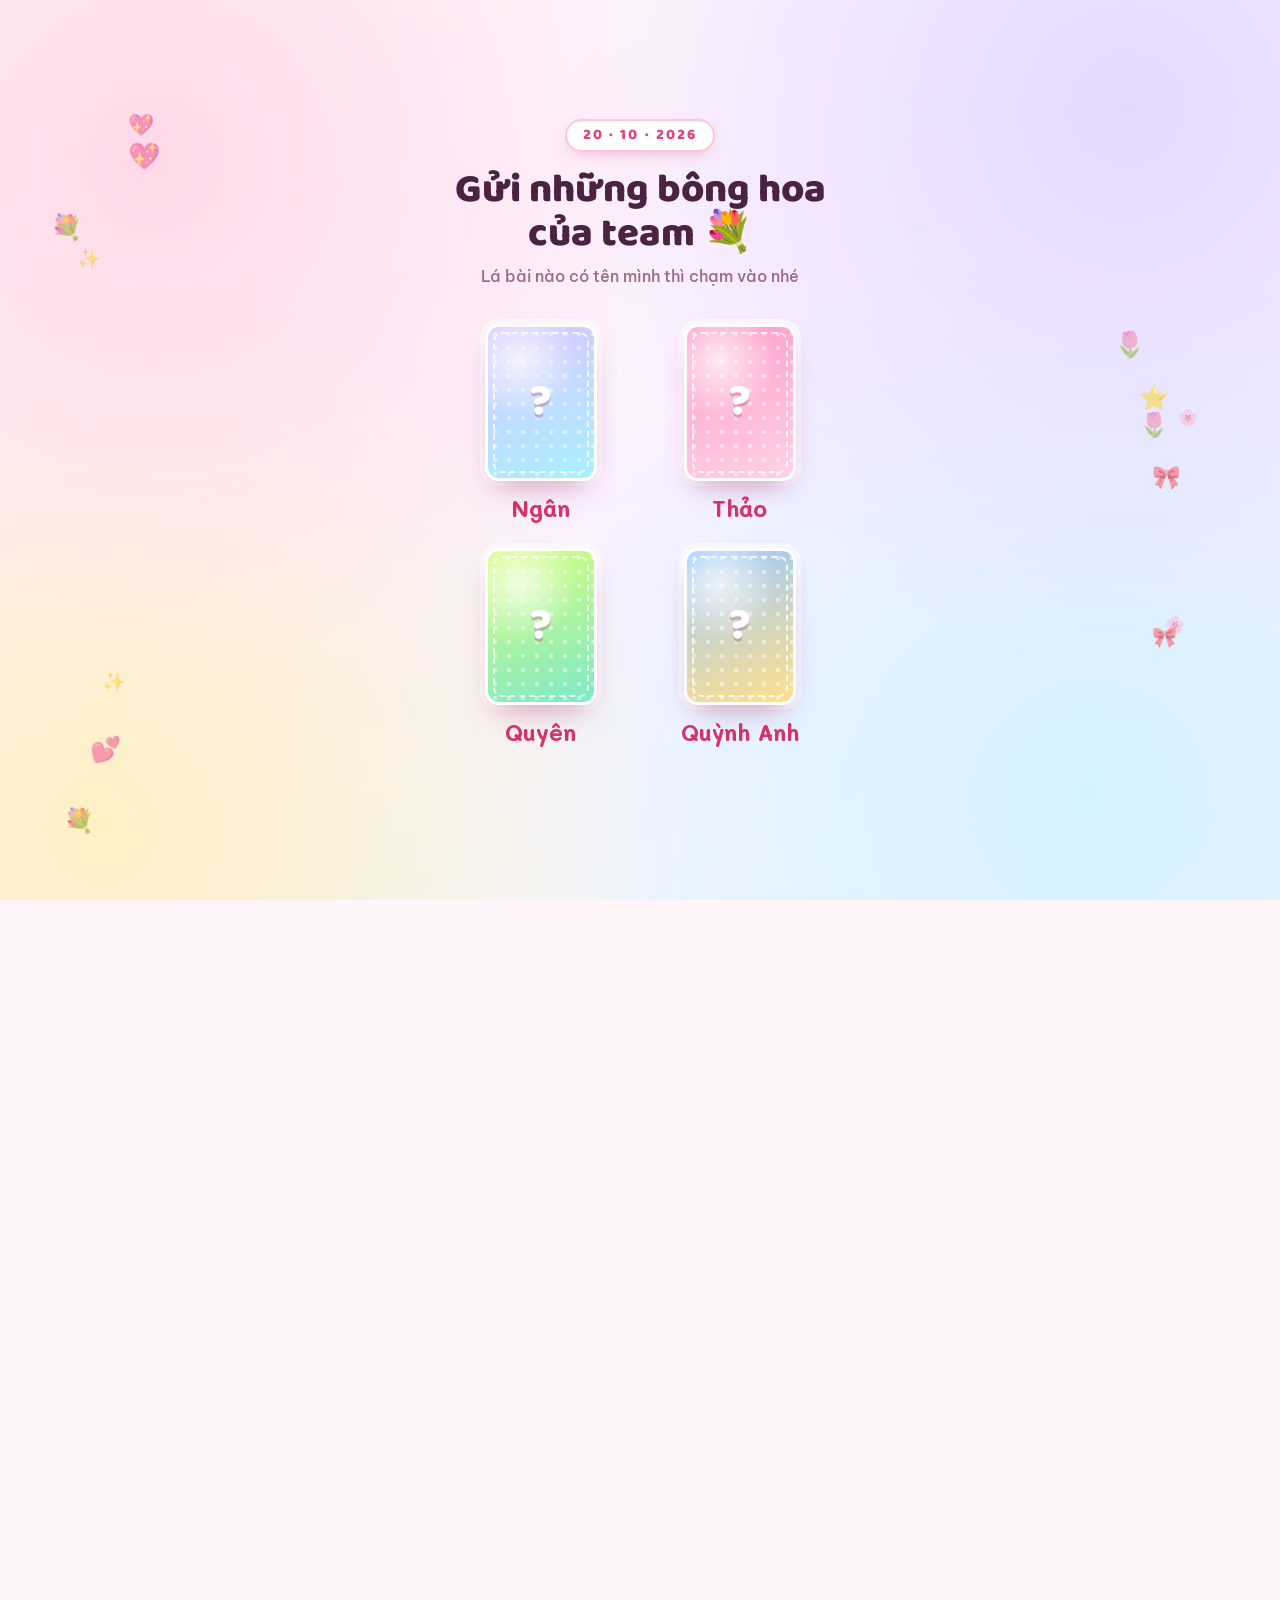
<file: index.html>
<!doctype html>
<html lang="vi">
<head>
<meta charset="utf-8">
<meta name="viewport" content="width=device-width,initial-scale=1,viewport-fit=cover">
<title>💌 Thiệp 20/10 cho chị em</title>
<meta name="description" content="Mỗi chị em một bất ngờ riêng ngày 20/10. Vào chọn mặt mình để mở thiệp nhé!">
<meta name="theme-color" content="#fff5f9">
<meta property="og:type" content="website">
<meta property="og:title" content="💌 Thiệp 20/10 cho chị em">
<meta property="og:description" content="Mỗi chị em một bất ngờ riêng ngày 20/10. Vào chọn mặt mình để mở thiệp nhé!">
<meta property="og:url" content="https://bbold-gui-chi-em.pages.dev/">
<meta property="og:image" content="https://bbold-gui-chi-em.pages.dev/cover.png">
<meta property="og:image:width" content="1200">
<meta property="og:image:height" content="630">
<meta name="twitter:card" content="summary_large_image">
<link rel="icon" href="data:image/svg+xml,<svg xmlns='http://www.w3.org/2000/svg' viewBox='0 0 100 100'><text y='.9em' font-size='90'>💐</text></svg>">
<link rel="preconnect" href="https://fonts.googleapis.com">
<link rel="preconnect" href="https://fonts.gstatic.com" crossorigin>
<link rel="stylesheet" href="https://fonts.googleapis.com/css2?family=Be+Vietnam+Pro:wght@400;500;600&family=Quicksand:wght@500;600;700&family=Dancing+Script:wght@700&family=Playfair+Display:ital,wght@0,600;0,700;1,600&family=Baloo+2:wght@700;800&family=Mali:wght@600;700&display=swap">
<link rel="stylesheet" href="style.css?v=mvf2yqdd">
</head>
<body class="khoa">
<div class="sao" id="sao"></div>
<canvas id="troi" aria-hidden="true"></canvas>
<div class="man-chop" id="man-chop" aria-hidden="true"></div>
<div class="canh-hoa" id="canh-hoa" aria-hidden="true"></div>
<button class="nut-nhac" id="nut-nhac" type="button" aria-label="Bật hoặc tắt nhạc" hidden>♪</button>

<main>
  <section id="mo-dau">
    <div class="mo-dau-chu" id="mo-dau-chu">
      <div class="chibi chibi-mo" id="chibi-mo" hidden></div>
      <div class="nho">20 · 10 · 2026</div>
      <div class="cham"><span class="vong"><span></span></span>Chạm để gọi đom đóm ✨</div>
    </div>
    <div class="keo-xuong" id="keo-xuong"><a href="#thu"><span id="keo-chu"></span><b>↓</b></a></div>
  </section>

  <section id="thu">
    <div class="khung">
      <div class="phong-bi" id="phong-bi">
        <div class="pb-vo">
          <div class="pb-sau"></div>
          <div class="pb-truoc"><span class="pb-gui">Gửi <b id="pb-ten"></b></span></div>
          <div class="pb-nap"></div>
          <button class="pb-dau" id="pb-dau" type="button" aria-label="Mở thư">♥</button>
        </div>
        <article class="thu" id="la-thu"></article>
      </div>
      <p class="pb-goi-y" id="pb-goi-y">Chạm vào con dấu để mở thư</p>
    </div>
  </section>

  <div class="bang-chu" aria-hidden="true">
    <div class="bang bang-1"><div class="chay"></div></div>
    <div class="bang bang-2"><div class="chay"></div></div>
  </div>

  <section id="vibe" hidden>
    <div class="khung">
      <div class="tieu-de">
        <div class="nho">Vibe check</div>
        <h2>Thẻ nhân vật</h2>
        <p id="vibe-goi-y">Rê tay lên thẻ để thấy ánh kim nhé</p>
      </div>
      <button class="vibe-quay" id="vibe-quay" type="button" hidden>
        <span class="vq-cau"></span><b>Chạm để quay nhân vật ✨</b><small>Trúng gì giữ nấy nha</small>
      </button>
      <div class="the-vibe" id="the-vibe">
        <div class="tv-trong">
          <div class="tv-dau"><span class="tv-hiem" id="tv-hiem"></span><span>20.10 · LIMITED</span><span class="tv-emoji" id="tv-emoji"></span></div>
          <div class="tv-anh"><img id="tv-anh" alt=""></div>
          <div class="tv-ten" id="tv-ten"></div>
          <div class="tv-danh-hieu" id="tv-danh-hieu"></div>
          <div class="tv-chi-so" id="tv-chi-so"></div>
        </div>
        <div class="tv-bong"></div>
      </div>
    </div>
  </section>

  <section id="wrapped" hidden>
    <div class="khung">
      <div class="tieu-de">
        <div class="nho">Bảng tin 20/10</div>
        <h2>Lời chúc dành cho <span id="wr-ten"></span></h2>
        <p>Chạm bên phải để xem tiếp, bên trái để quay lại</p>
      </div>
      <div class="wr" id="wr" role="button" tabindex="0" aria-label="Xem slide tiếp theo">
        <div class="wr-thanh" id="wr-thanh"></div>
        <div class="wr-slide" id="wr-slide"></div>
      </div>
    </div>
  </section>

  <section id="qua">
    <div class="khung">
      <div class="tieu-de">
        <div class="nho">Và một món quà</div>
        <h2>Mở hộp ra xem nào</h2>
        <p id="qua-goi-y">Chạm vào hộp quà</p>
      </div>
      <button class="hop" id="hop" type="button" aria-label="Mở hộp quà">
        <span class="anh-sang"></span><span class="than-hop"></span><span class="ruy-bang-doc"></span><span class="nap"></span><span class="no"></span>
      </button>
      <div class="qua-hien" id="qua-hien" hidden>
        <div class="the the-cao"><div class="nho">Quà của <span></span></div><p class="ten-qua"></p><canvas class="lop-cao" id="lop-cao" aria-label="Cào để xem quà"></canvas></div>
        <p class="cao-goi-y" id="cao-goi-y">Cào lớp kim tuyến để xem quà ✨</p>
      </div>
    </div>
  </section>

  <section id="ket">
    <div class="khung">
      <div class="nho">Từ <span id="tu-cong-ty"></span></div>
      <h2><em>Chúc mừng</em>20 · 10</h2>
      <p id="ket-loi"></p>
      <img id="anh-chung" class="anh-chung" alt="" hidden>
      <button class="nut" id="ban-lai" type="button">🎆 Bắn pháo hoa lần nữa</button>
    </div>
  </section>
</main>

<div class="gacha" id="gacha" hidden>
  <div class="g-tia"></div>
  <div class="g-vong"></div>
  <div class="g-cau" id="g-cau"></div>
  <div class="g-the" id="g-the">
    <div class="g-mat g-sau"><span>?</span></div>
    <div class="g-mat g-truoc">
      <div class="g-sao">★★★★★</div>
      <div class="g-hang">UR</div>
      <div class="g-anh"><img id="g-anh" alt=""></div>
      <div class="g-ten" id="g-ten"></div>
      <div class="g-ti-le">Nhân vật cực hiếm · tỉ lệ 0,01%</div>
    </div>
  </div>
  <div class="g-chu" id="g-chu"></div>
  <button class="nut g-nhan" id="g-nhan" type="button" hidden>Nhận nhân vật 💖</button>
  <div class="g-loe" id="g-loe"></div>
</div>

<div class="chon" id="chon" hidden>
  <div class="khung">
    <div class="nho">20 · 10 · 2026</div>
    <h1>Gửi những bông hoa<br>của team 💐</h1>
    <p>Lá bài nào có tên mình thì chạm vào nhé</p>
    <div class="ds-chon" id="ds-chon"></div>
  </div>
</div>

<script src="data.js?v=mvf2yqdd"></script>
<script>window.NGUOI_NHAN = null;</script>
<script src="loi-chuc-gop.js?v=mvf2yqdd"></script>
<script src="app.js?v=mvf2yqdd"></script>
</body>
</html>
</file>
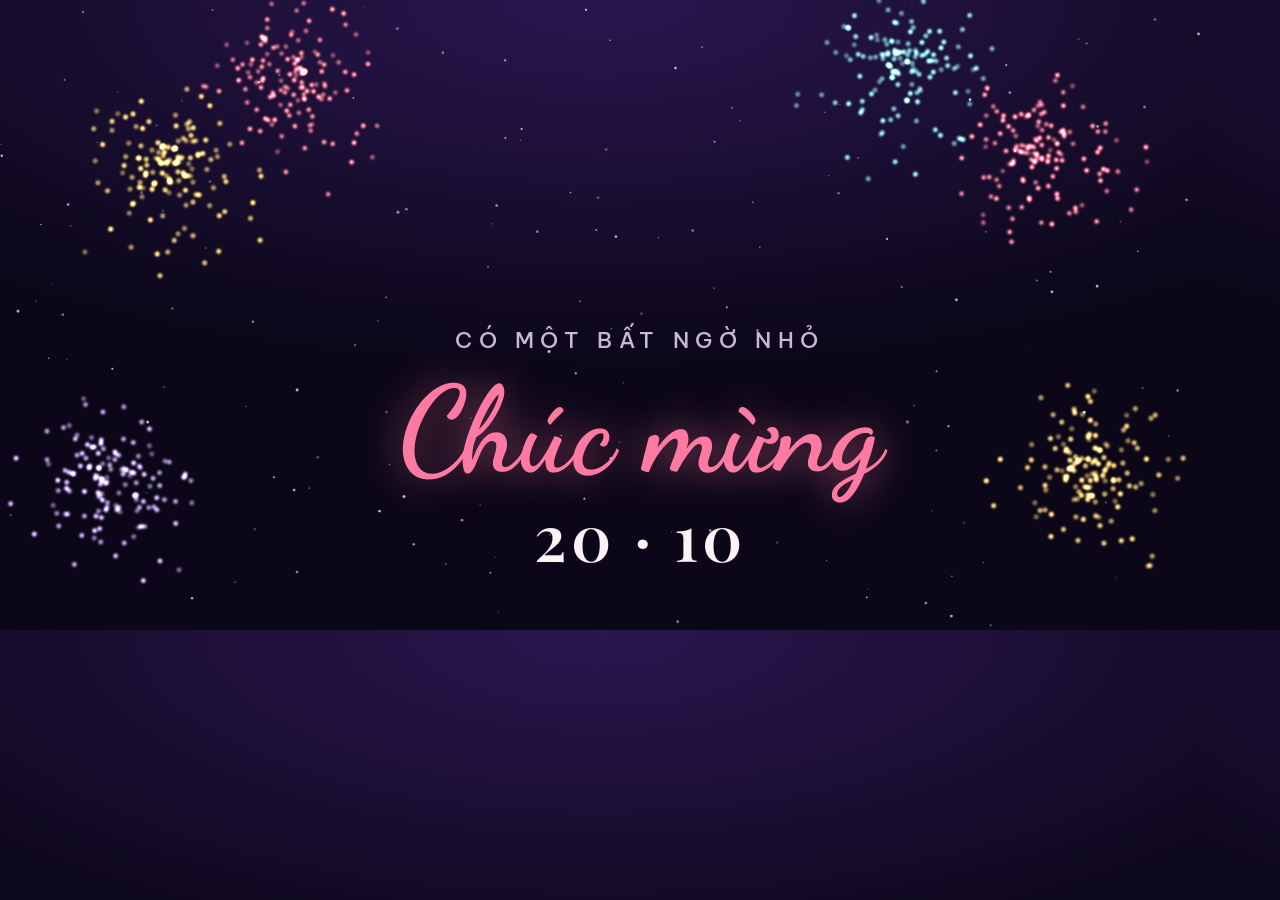
<file: cover.html>
<!doctype html>
<!-- Ảnh bìa xem trước Telegram. Tạo lại cover.png: xem README -->
<html lang="vi"><head><meta charset="utf-8">
<link rel="stylesheet" href="https://fonts.googleapis.com/css2?family=Be+Vietnam+Pro:wght@500&family=Dancing+Script:wght@700&family=Playfair+Display:wght@600&display=swap">
<style>
html,body{margin:0;width:1200px;height:630px;overflow:hidden;background:radial-gradient(120% 90% at 50% 0%,#2a1650 0%,#0b0718 65%)}
canvas{position:absolute;inset:0}
.chu{position:absolute;inset:0;display:flex;flex-direction:column;align-items:center;justify-content:center;text-align:center;color:#fdf3f6}
.nho{font:500 22px "Be Vietnam Pro",sans-serif;letter-spacing:.3em;color:#c9b8d6;text-transform:uppercase}
h1{margin:14px 0 4px;font:700 120px/1.05 "Dancing Script",cursive;color:#ff7aa2;text-shadow:0 0 40px rgba(255,122,162,.6)}
h2{margin:0;font:600 64px/1.2 "Playfair Display",serif;letter-spacing:.06em}
</style></head><body>
<canvas id="c" width="1200" height="630"></canvas>
<div class="chu"><div class="nho">Có một bất ngờ nhỏ</div><h1>Chúc mừng</h1><h2>20 · 10</h2></div>
<script>
var c=document.getElementById("c").getContext("2d"),r=function(a,b){return a+Math.random()*(b-a)};
for(var i=0;i<160;i++){c.fillStyle="rgba(255,255,255,"+r(.2,.8)+")";c.beginPath();c.arc(r(0,1200),r(0,630),r(.5,1.6),0,7);c.fill()}
c.globalCompositeOperation="lighter";
[[170,170,"#ffd27a"],[1040,150,"#ff7aa2"],[110,480,"#c9a7ff"],[1090,470,"#ffd27a"],[300,80,"#ff7aa2"],[900,60,"#8fe3ff"]].forEach(function(b){
  for(var k=0;k<140;k++){var g=r(0,6.28),d=r(10,110)*Math.pow(Math.random(),.4),x=b[0]+Math.cos(g)*d,y=b[1]+Math.sin(g)*d+d*d/600;
    var s=c.createRadialGradient(x,y,0,x,y,5);s.addColorStop(0,"#fff");s.addColorStop(.3,b[2]);s.addColorStop(1,"rgba(0,0,0,0)");
    c.globalAlpha=r(.4,1);c.fillStyle=s;c.fillRect(x-5,y-5,10,10)}});
</script></body></html>
</file>
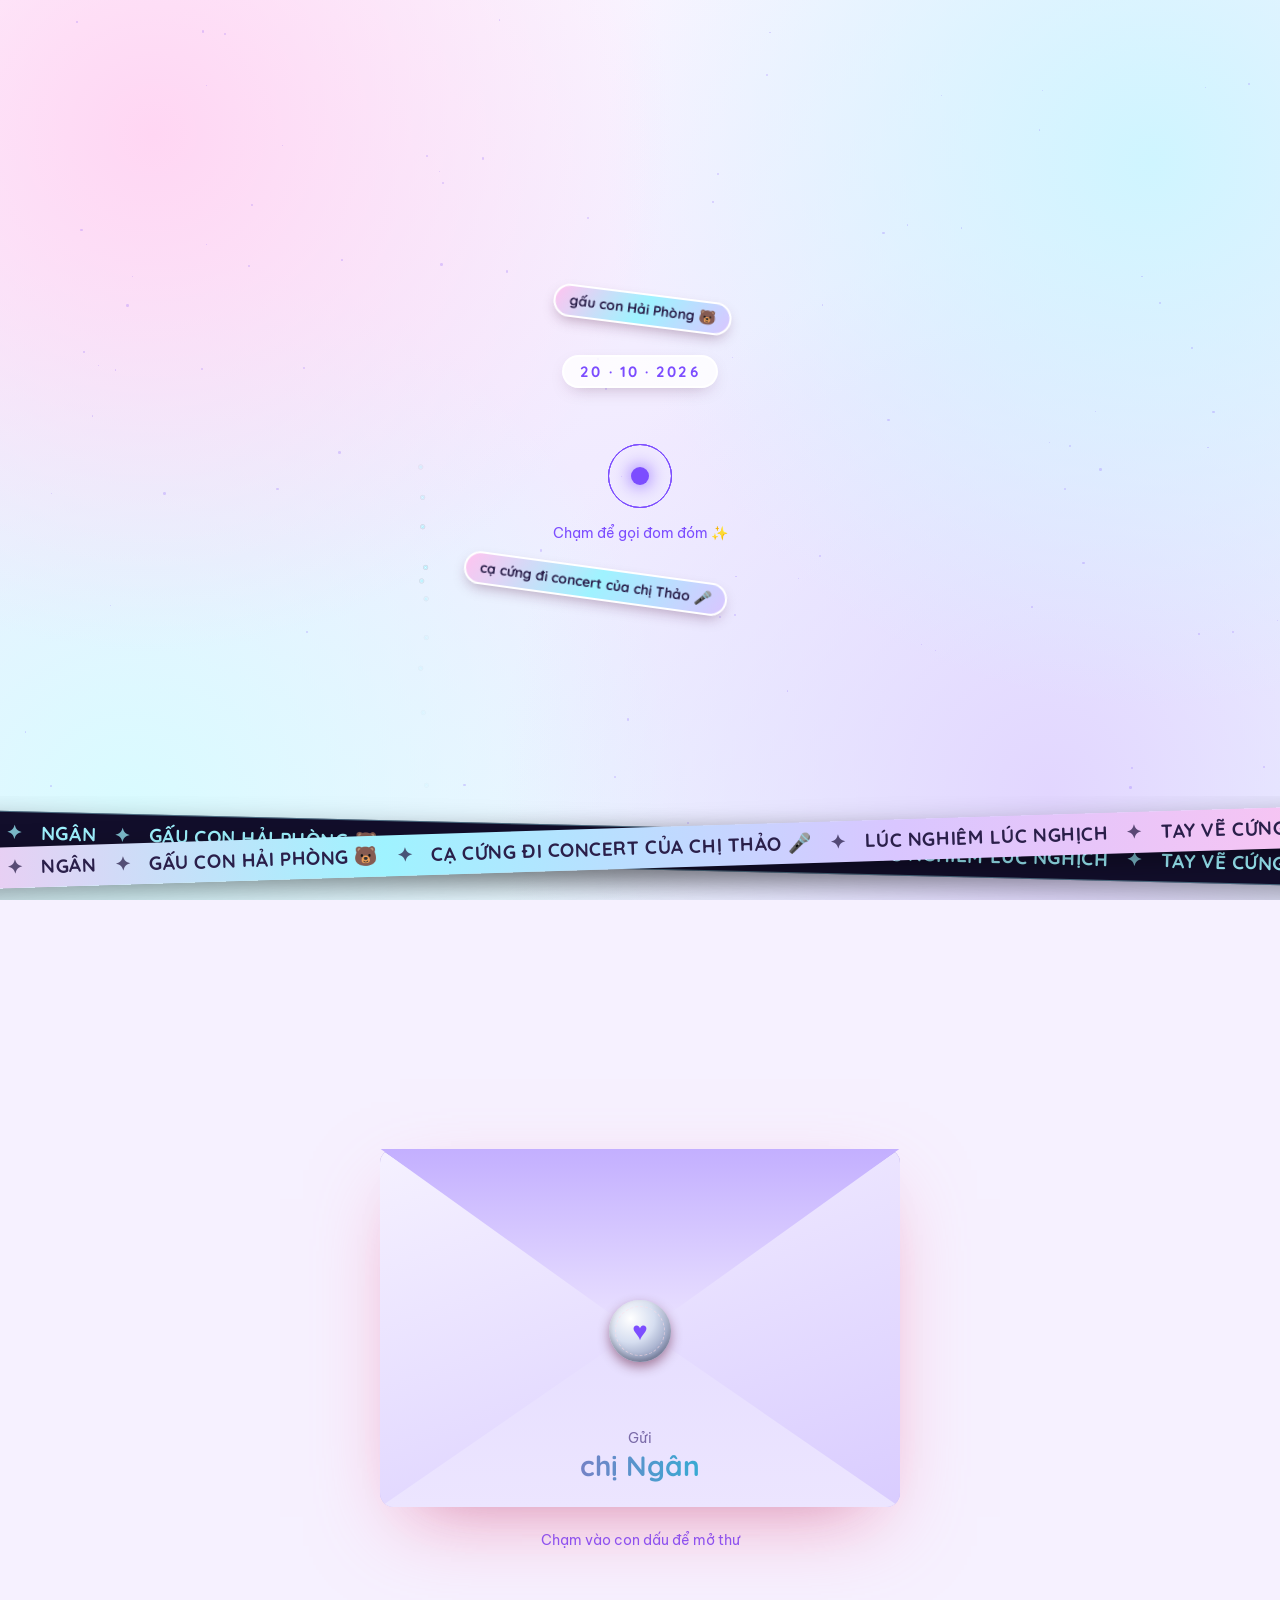
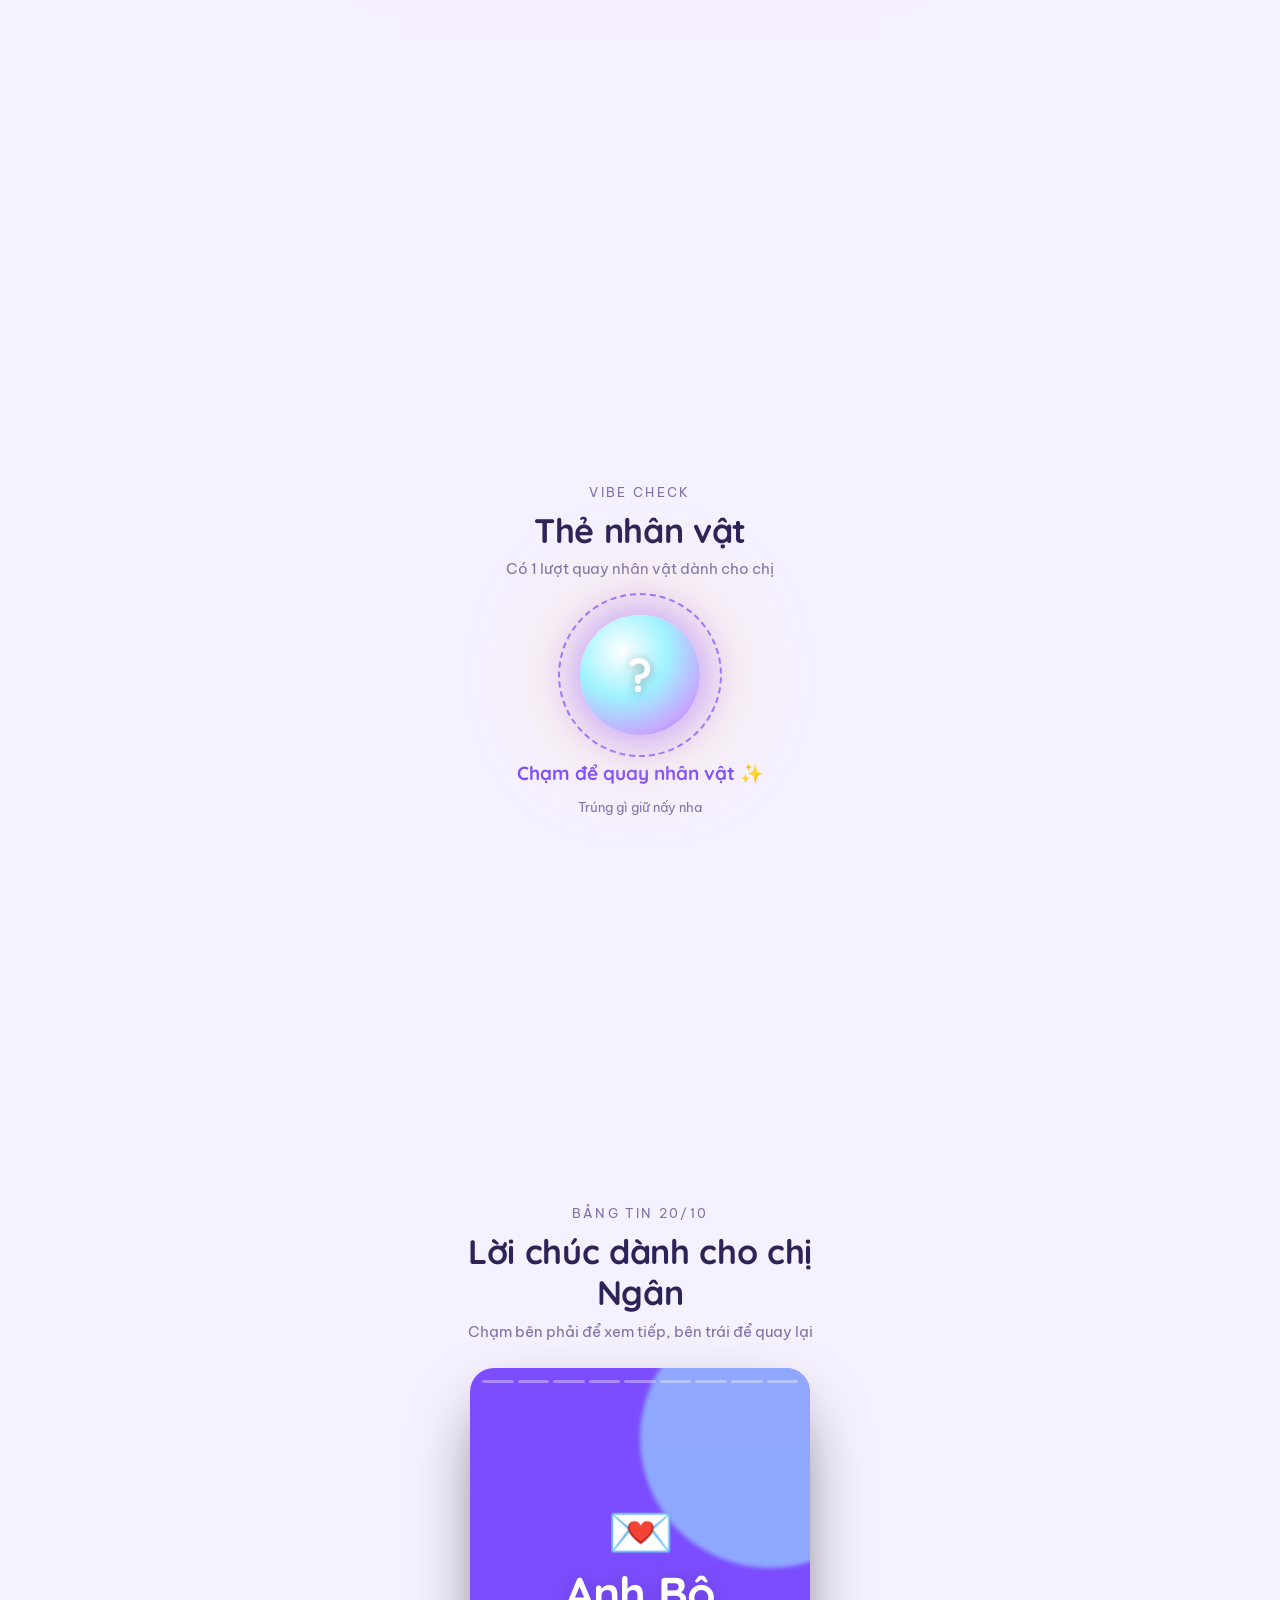
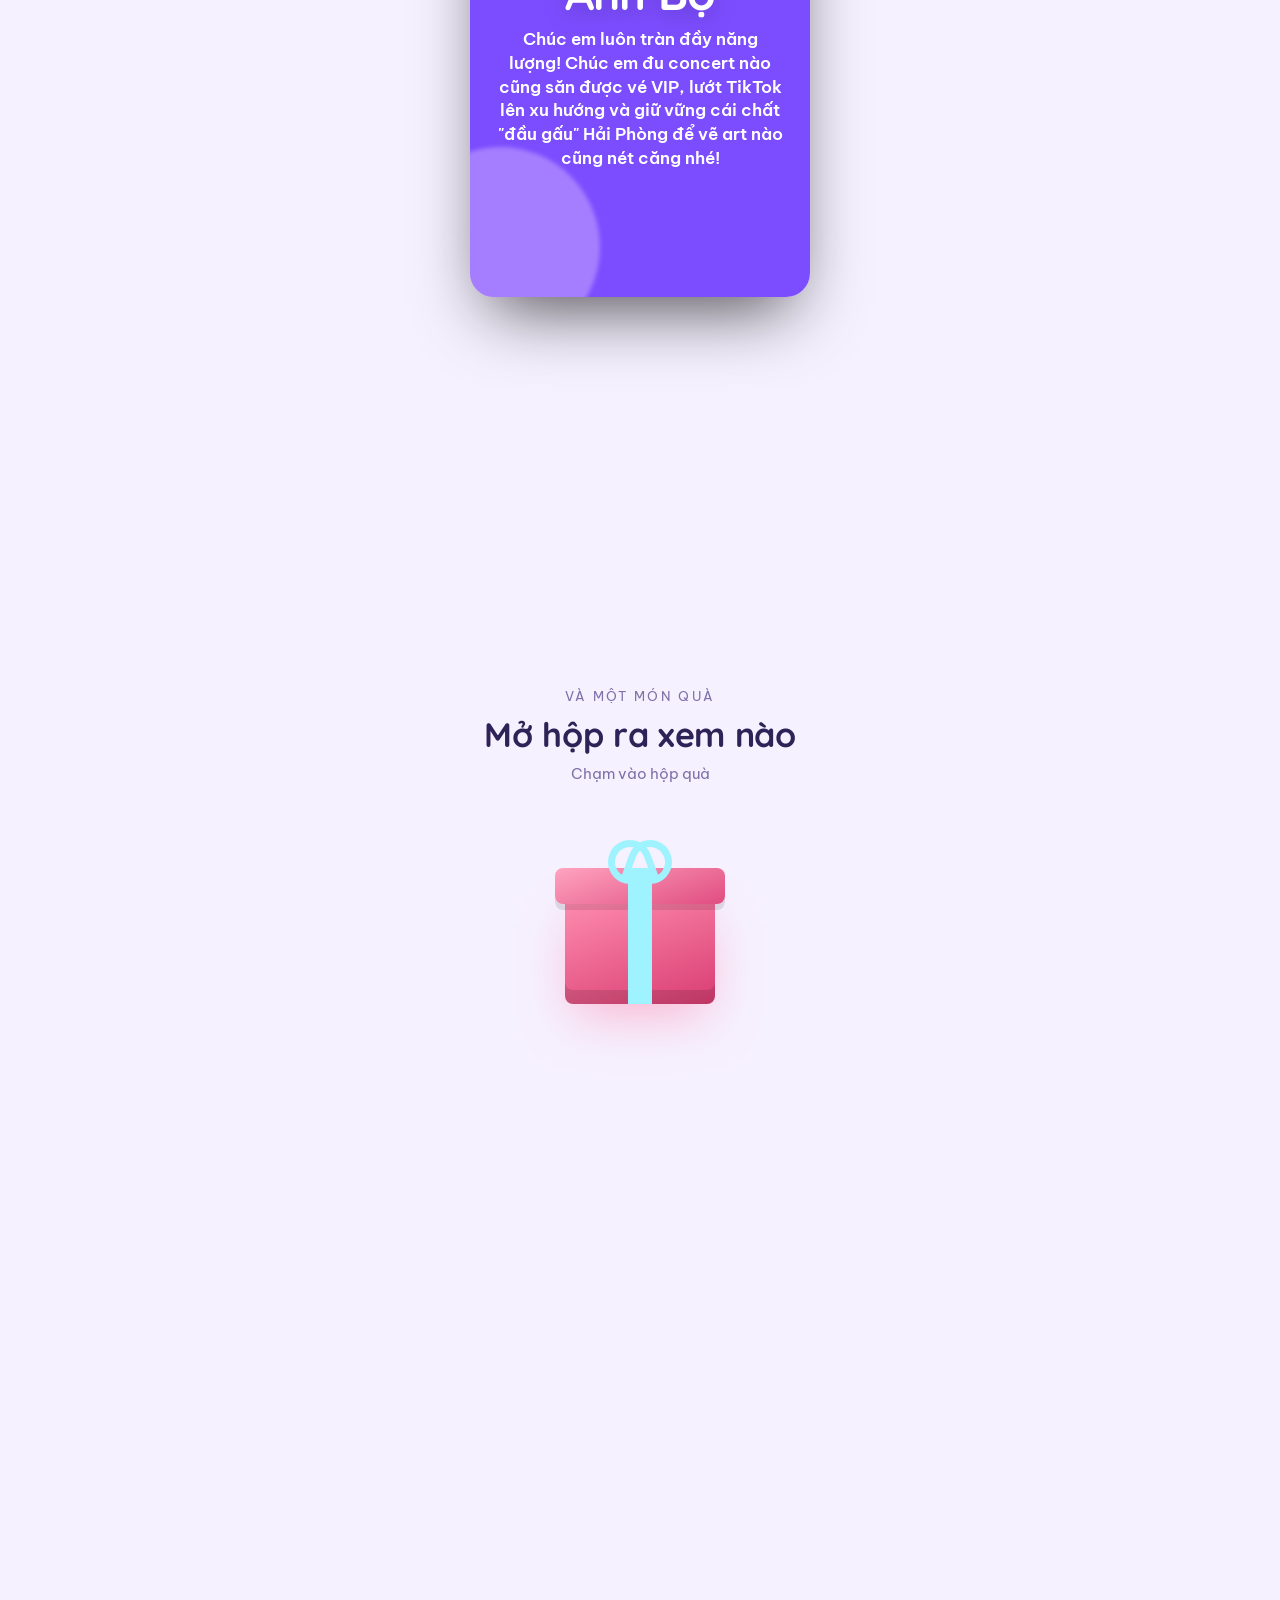
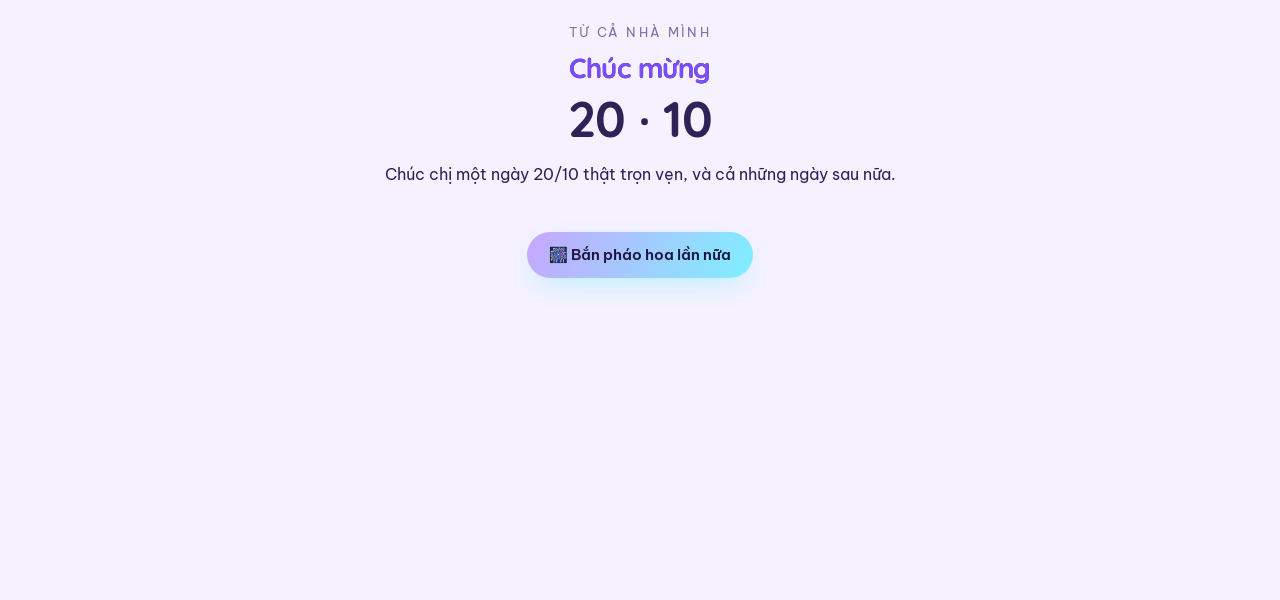
<file: ngan.html>
<!doctype html>
<html lang="vi">
<head>
<meta charset="utf-8">
<meta name="viewport" content="width=device-width,initial-scale=1,viewport-fit=cover">
<title>💌 Gửi chị Ngân</title>
<meta name="description" content="Có một bất ngờ nhỏ ngày 20/10 dành cho chị Ngân. Mở ra xem nhé!">
<meta name="theme-color" content="#fff5f9">
<meta property="og:type" content="website">
<meta property="og:title" content="💌 Gửi chị Ngân">
<meta property="og:description" content="Có một bất ngờ nhỏ ngày 20/10 dành cho chị Ngân. Mở ra xem nhé!">
<meta property="og:url" content="https://bbold-gui-chi-em.pages.dev/ngan.html">
<meta property="og:image" content="https://bbold-gui-chi-em.pages.dev/cover.png">
<meta property="og:image:width" content="1200">
<meta property="og:image:height" content="630">
<meta name="twitter:card" content="summary_large_image">
<link rel="icon" href="data:image/svg+xml,<svg xmlns='http://www.w3.org/2000/svg' viewBox='0 0 100 100'><text y='.9em' font-size='90'>💐</text></svg>">
<link rel="preconnect" href="https://fonts.googleapis.com">
<link rel="preconnect" href="https://fonts.gstatic.com" crossorigin>
<link rel="stylesheet" href="https://fonts.googleapis.com/css2?family=Be+Vietnam+Pro:wght@400;500;600&family=Quicksand:wght@500;600;700&family=Dancing+Script:wght@700&family=Playfair+Display:ital,wght@0,600;0,700;1,600&display=swap">
<link rel="stylesheet" href="style.css?v=mvf2yqdd">
</head>
<body class="khoa kieu-holo">
<div class="sao" id="sao"></div>
<canvas id="troi" aria-hidden="true"></canvas>
<div class="man-chop" id="man-chop" aria-hidden="true"></div>
<div class="canh-hoa" id="canh-hoa" aria-hidden="true"></div>
<button class="nut-nhac" id="nut-nhac" type="button" aria-label="Bật hoặc tắt nhạc" hidden>♪</button>

<main>
  <section id="mo-dau">
    <div class="mo-dau-chu" id="mo-dau-chu">
      <div class="chibi chibi-mo" id="chibi-mo" hidden></div>
      <div class="nho">20 · 10 · 2026</div>
      <div class="cham"><span class="vong"><span></span></span>Chạm để gọi đom đóm ✨</div>
    </div>
    <div class="keo-xuong" id="keo-xuong"><a href="#thu"><span id="keo-chu"></span><b>↓</b></a></div>
  </section>

  <section id="thu">
    <div class="khung">
      <div class="phong-bi" id="phong-bi">
        <div class="pb-vo">
          <div class="pb-sau"></div>
          <div class="pb-truoc"><span class="pb-gui">Gửi <b id="pb-ten"></b></span></div>
          <div class="pb-nap"></div>
          <button class="pb-dau" id="pb-dau" type="button" aria-label="Mở thư">♥</button>
        </div>
        <article class="thu" id="la-thu"></article>
      </div>
      <p class="pb-goi-y" id="pb-goi-y">Chạm vào con dấu để mở thư</p>
    </div>
  </section>

  <div class="bang-chu" aria-hidden="true">
    <div class="bang bang-1"><div class="chay"></div></div>
    <div class="bang bang-2"><div class="chay"></div></div>
  </div>

  <section id="vibe" hidden>
    <div class="khung">
      <div class="tieu-de">
        <div class="nho">Vibe check</div>
        <h2>Thẻ nhân vật</h2>
        <p id="vibe-goi-y">Rê tay lên thẻ để thấy ánh kim nhé</p>
      </div>
      <button class="vibe-quay" id="vibe-quay" type="button" hidden>
        <span class="vq-cau"></span><b>Chạm để quay nhân vật ✨</b><small>Trúng gì giữ nấy nha</small>
      </button>
      <div class="the-vibe" id="the-vibe">
        <div class="tv-trong">
          <div class="tv-dau"><span class="tv-hiem" id="tv-hiem"></span><span>20.10 · LIMITED</span><span class="tv-emoji" id="tv-emoji"></span></div>
          <div class="tv-anh"><img id="tv-anh" alt=""></div>
          <div class="tv-ten" id="tv-ten"></div>
          <div class="tv-danh-hieu" id="tv-danh-hieu"></div>
          <div class="tv-chi-so" id="tv-chi-so"></div>
        </div>
        <div class="tv-bong"></div>
      </div>
    </div>
  </section>

  <section id="wrapped" hidden>
    <div class="khung">
      <div class="tieu-de">
        <div class="nho">Bảng tin 20/10</div>
        <h2>Lời chúc dành cho <span id="wr-ten"></span></h2>
        <p>Chạm bên phải để xem tiếp, bên trái để quay lại</p>
      </div>
      <div class="wr" id="wr" role="button" tabindex="0" aria-label="Xem slide tiếp theo">
        <div class="wr-thanh" id="wr-thanh"></div>
        <div class="wr-slide" id="wr-slide"></div>
      </div>
    </div>
  </section>

  <section id="qua">
    <div class="khung">
      <div class="tieu-de">
        <div class="nho">Và một món quà</div>
        <h2>Mở hộp ra xem nào</h2>
        <p id="qua-goi-y">Chạm vào hộp quà</p>
      </div>
      <button class="hop" id="hop" type="button" aria-label="Mở hộp quà">
        <span class="anh-sang"></span><span class="than-hop"></span><span class="ruy-bang-doc"></span><span class="nap"></span><span class="no"></span>
      </button>
      <div class="qua-hien" id="qua-hien" hidden>
        <div class="the the-cao"><div class="nho">Quà của <span></span></div><p class="ten-qua"></p><canvas class="lop-cao" id="lop-cao" aria-label="Cào để xem quà"></canvas></div>
        <p class="cao-goi-y" id="cao-goi-y">Cào lớp kim tuyến để xem quà ✨</p>
      </div>
    </div>
  </section>

  <section id="ket">
    <div class="khung">
      <div class="nho">Từ <span id="tu-cong-ty"></span></div>
      <h2><em>Chúc mừng</em>20 · 10</h2>
      <p id="ket-loi"></p>
      <img id="anh-chung" class="anh-chung" alt="" hidden>
      <button class="nut" id="ban-lai" type="button">🎆 Bắn pháo hoa lần nữa</button>
    </div>
  </section>
</main>

<div class="gacha" id="gacha" hidden>
  <div class="g-tia"></div>
  <div class="g-vong"></div>
  <div class="g-cau" id="g-cau"></div>
  <div class="g-the" id="g-the">
    <div class="g-mat g-sau"><span>?</span></div>
    <div class="g-mat g-truoc">
      <div class="g-sao">★★★★★</div>
      <div class="g-hang">UR</div>
      <div class="g-anh"><img id="g-anh" alt=""></div>
      <div class="g-ten" id="g-ten"></div>
      <div class="g-ti-le">Nhân vật cực hiếm · tỉ lệ 0,01%</div>
    </div>
  </div>
  <div class="g-chu" id="g-chu"></div>
  <button class="nut g-nhan" id="g-nhan" type="button" hidden>Nhận nhân vật 💖</button>
  <div class="g-loe" id="g-loe"></div>
</div>

<div class="chon" id="chon" hidden>
  <div class="khung">
    <div class="nho">20 · 10 · 2026</div>
    <h1>Gửi những bông hoa<br>của team 💐</h1>
    <p>Lá bài nào có tên mình thì chạm vào nhé</p>
    <div class="ds-chon" id="ds-chon"></div>
  </div>
</div>

<script src="data.js?v=mvf2yqdd"></script>
<script>window.NGUOI_NHAN = "ngan";</script>
<script src="loi-chuc-gop.js?v=mvf2yqdd"></script>
<script src="app.js?v=mvf2yqdd"></script>
</body>
</html>
</file>
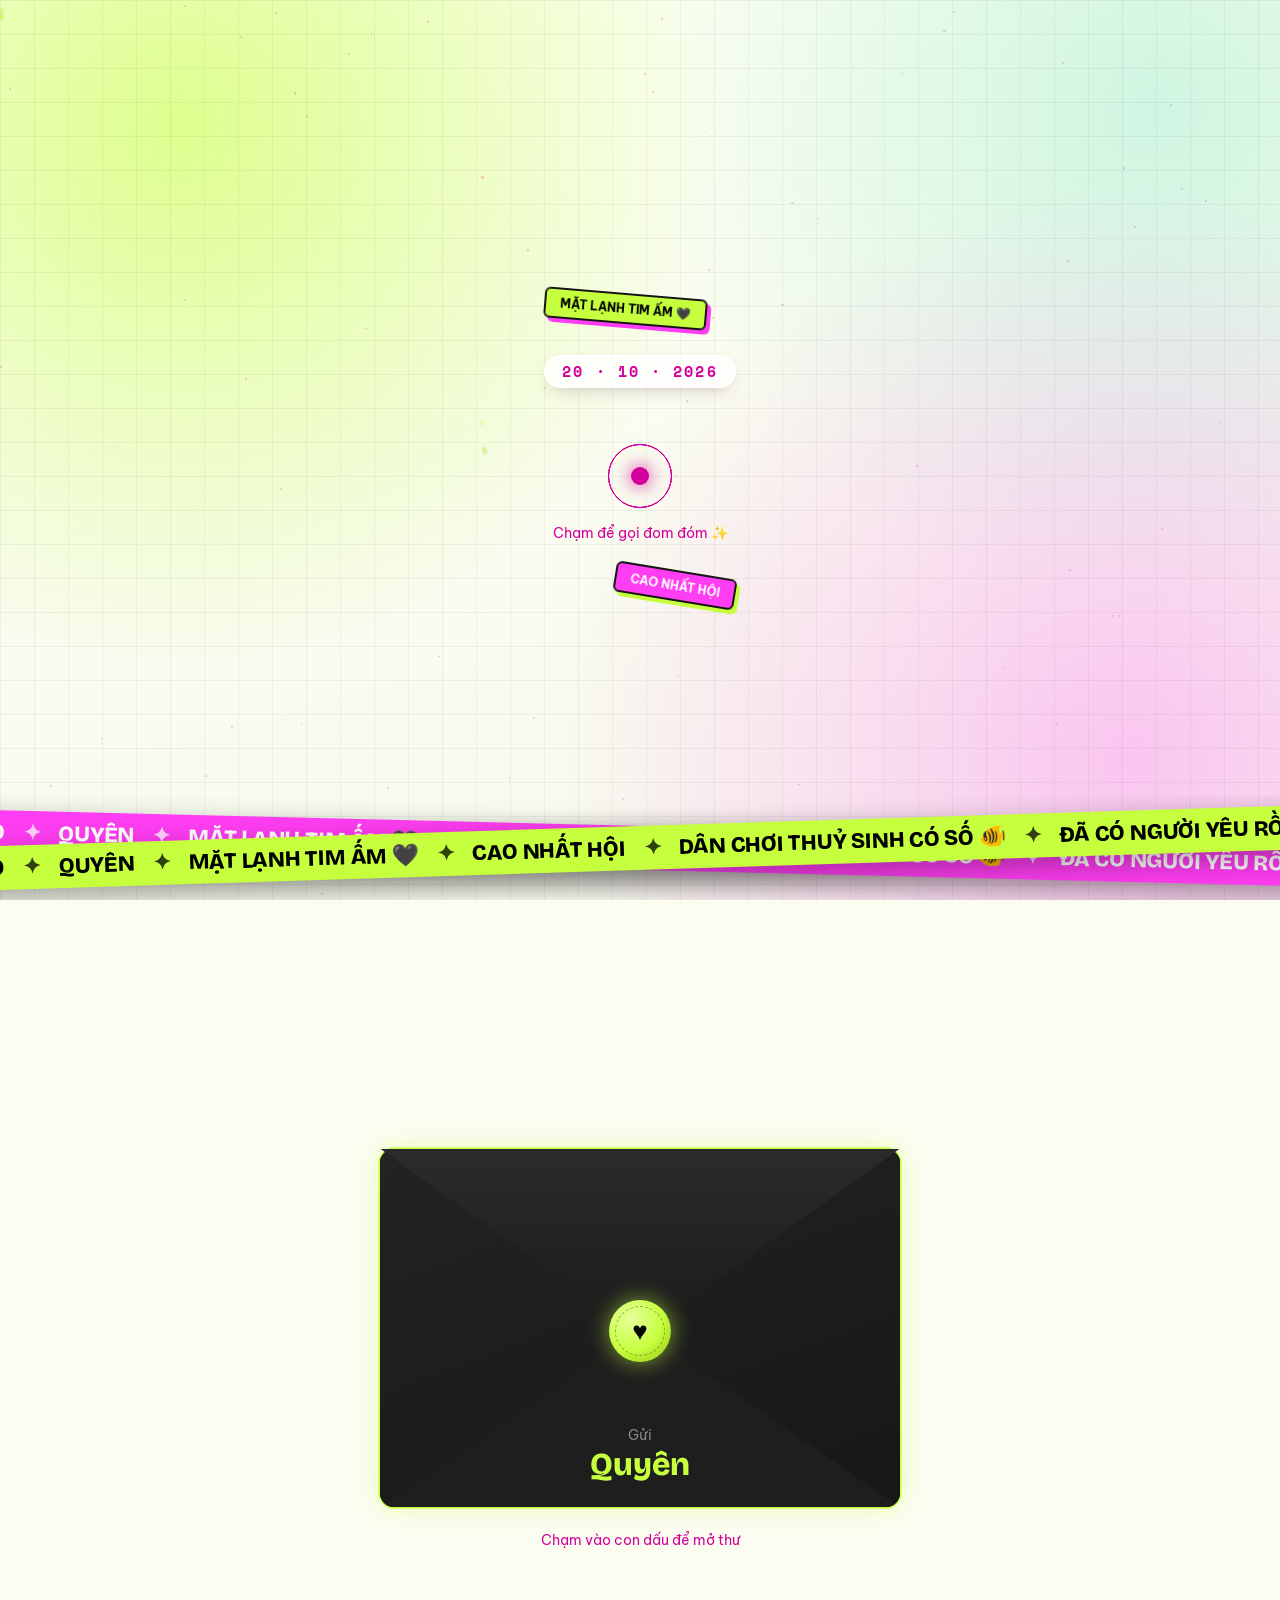
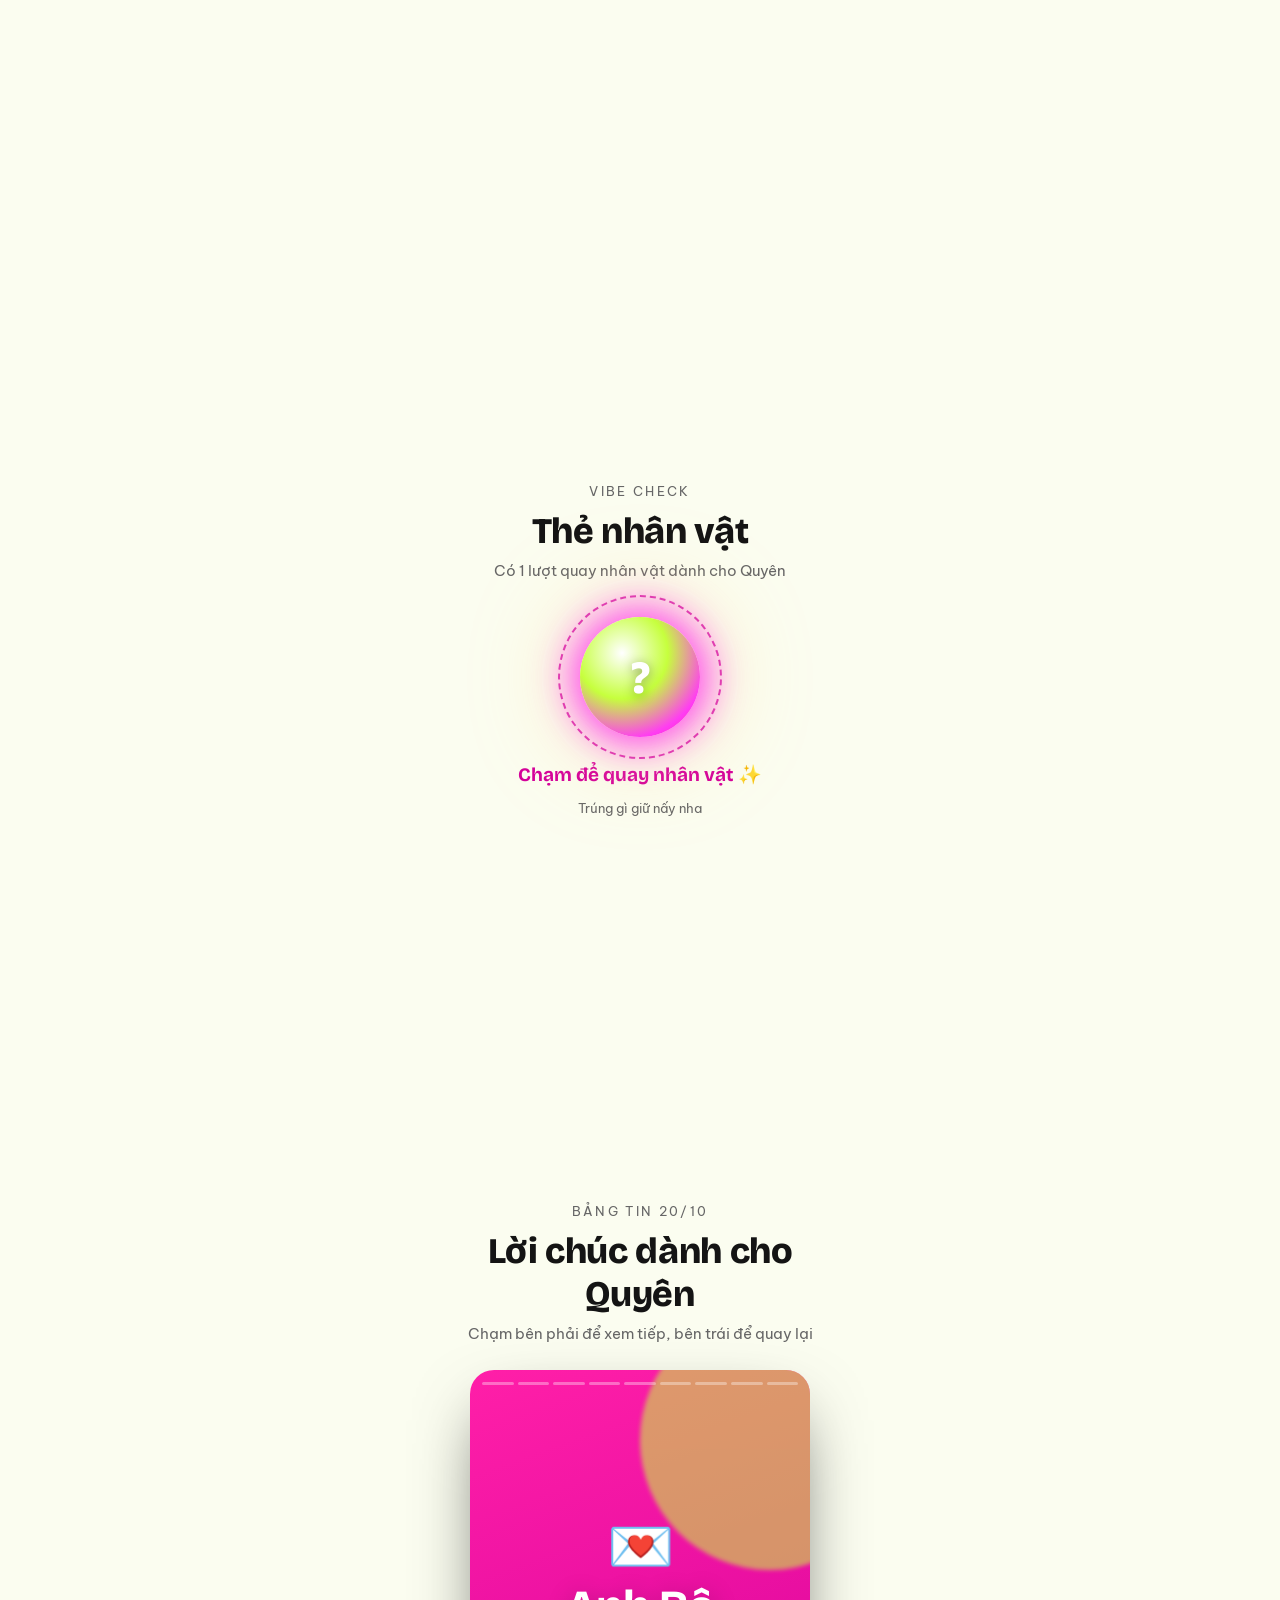
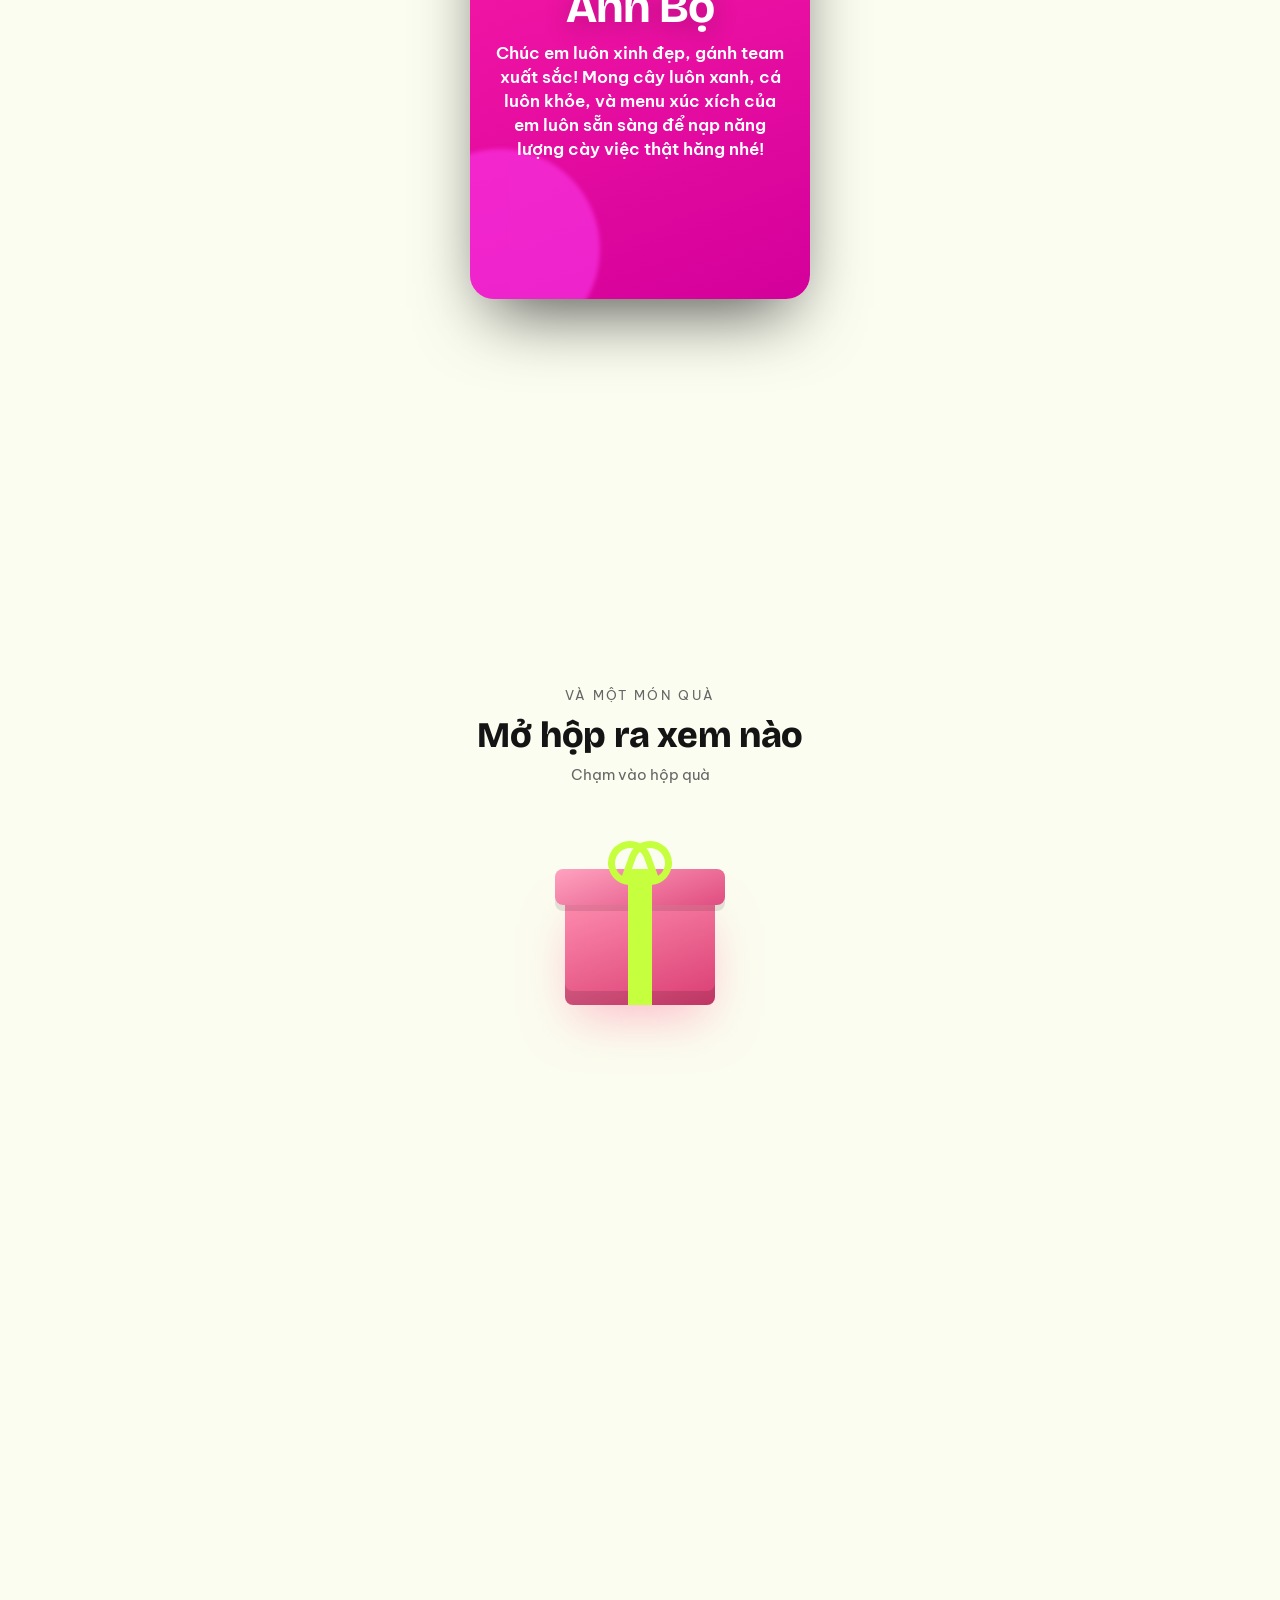
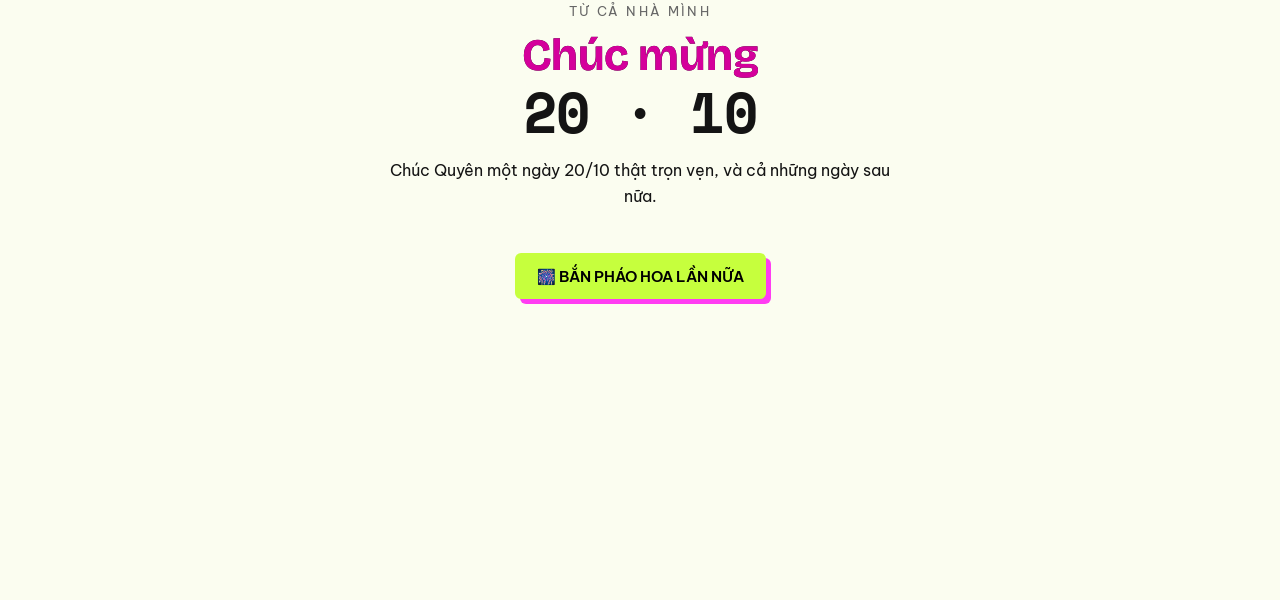
<file: quyen.html>
<!doctype html>
<html lang="vi">
<head>
<meta charset="utf-8">
<meta name="viewport" content="width=device-width,initial-scale=1,viewport-fit=cover">
<title>💌 Gửi Quyên</title>
<meta name="description" content="Có một bất ngờ nhỏ ngày 20/10 dành cho Quyên. Mở ra xem nhé!">
<meta name="theme-color" content="#fff5f9">
<meta property="og:type" content="website">
<meta property="og:title" content="💌 Gửi Quyên">
<meta property="og:description" content="Có một bất ngờ nhỏ ngày 20/10 dành cho Quyên. Mở ra xem nhé!">
<meta property="og:url" content="https://bbold-gui-chi-em.pages.dev/quyen.html">
<meta property="og:image" content="https://bbold-gui-chi-em.pages.dev/cover.png">
<meta property="og:image:width" content="1200">
<meta property="og:image:height" content="630">
<meta name="twitter:card" content="summary_large_image">
<link rel="icon" href="data:image/svg+xml,<svg xmlns='http://www.w3.org/2000/svg' viewBox='0 0 100 100'><text y='.9em' font-size='90'>💐</text></svg>">
<link rel="preconnect" href="https://fonts.googleapis.com">
<link rel="preconnect" href="https://fonts.gstatic.com" crossorigin>
<link rel="stylesheet" href="https://fonts.googleapis.com/css2?family=Be+Vietnam+Pro:wght@400;500;600&family=Quicksand:wght@500;600;700&family=Dancing+Script:wght@700&family=Playfair+Display:ital,wght@0,600;0,700;1,600&family=Bricolage+Grotesque:opsz,wght@12..96,500;12..96,700;12..96,800&family=Space+Mono:wght@400;700&display=swap">
<link rel="stylesheet" href="style.css?v=mvf2yqdd">
</head>
<body class="khoa kieu-neon">
<div class="sao" id="sao"></div>
<canvas id="troi" aria-hidden="true"></canvas>
<div class="man-chop" id="man-chop" aria-hidden="true"></div>
<div class="canh-hoa" id="canh-hoa" aria-hidden="true"></div>
<button class="nut-nhac" id="nut-nhac" type="button" aria-label="Bật hoặc tắt nhạc" hidden>♪</button>

<main>
  <section id="mo-dau">
    <div class="mo-dau-chu" id="mo-dau-chu">
      <div class="chibi chibi-mo" id="chibi-mo" hidden></div>
      <div class="nho">20 · 10 · 2026</div>
      <div class="cham"><span class="vong"><span></span></span>Chạm để gọi đom đóm ✨</div>
    </div>
    <div class="keo-xuong" id="keo-xuong"><a href="#thu"><span id="keo-chu"></span><b>↓</b></a></div>
  </section>

  <section id="thu">
    <div class="khung">
      <div class="phong-bi" id="phong-bi">
        <div class="pb-vo">
          <div class="pb-sau"></div>
          <div class="pb-truoc"><span class="pb-gui">Gửi <b id="pb-ten"></b></span></div>
          <div class="pb-nap"></div>
          <button class="pb-dau" id="pb-dau" type="button" aria-label="Mở thư">♥</button>
        </div>
        <article class="thu" id="la-thu"></article>
      </div>
      <p class="pb-goi-y" id="pb-goi-y">Chạm vào con dấu để mở thư</p>
    </div>
  </section>

  <div class="bang-chu" aria-hidden="true">
    <div class="bang bang-1"><div class="chay"></div></div>
    <div class="bang bang-2"><div class="chay"></div></div>
  </div>

  <section id="vibe" hidden>
    <div class="khung">
      <div class="tieu-de">
        <div class="nho">Vibe check</div>
        <h2>Thẻ nhân vật</h2>
        <p id="vibe-goi-y">Rê tay lên thẻ để thấy ánh kim nhé</p>
      </div>
      <button class="vibe-quay" id="vibe-quay" type="button" hidden>
        <span class="vq-cau"></span><b>Chạm để quay nhân vật ✨</b><small>Trúng gì giữ nấy nha</small>
      </button>
      <div class="the-vibe" id="the-vibe">
        <div class="tv-trong">
          <div class="tv-dau"><span class="tv-hiem" id="tv-hiem"></span><span>20.10 · LIMITED</span><span class="tv-emoji" id="tv-emoji"></span></div>
          <div class="tv-anh"><img id="tv-anh" alt=""></div>
          <div class="tv-ten" id="tv-ten"></div>
          <div class="tv-danh-hieu" id="tv-danh-hieu"></div>
          <div class="tv-chi-so" id="tv-chi-so"></div>
        </div>
        <div class="tv-bong"></div>
      </div>
    </div>
  </section>

  <section id="wrapped" hidden>
    <div class="khung">
      <div class="tieu-de">
        <div class="nho">Bảng tin 20/10</div>
        <h2>Lời chúc dành cho <span id="wr-ten"></span></h2>
        <p>Chạm bên phải để xem tiếp, bên trái để quay lại</p>
      </div>
      <div class="wr" id="wr" role="button" tabindex="0" aria-label="Xem slide tiếp theo">
        <div class="wr-thanh" id="wr-thanh"></div>
        <div class="wr-slide" id="wr-slide"></div>
      </div>
    </div>
  </section>

  <section id="qua">
    <div class="khung">
      <div class="tieu-de">
        <div class="nho">Và một món quà</div>
        <h2>Mở hộp ra xem nào</h2>
        <p id="qua-goi-y">Chạm vào hộp quà</p>
      </div>
      <button class="hop" id="hop" type="button" aria-label="Mở hộp quà">
        <span class="anh-sang"></span><span class="than-hop"></span><span class="ruy-bang-doc"></span><span class="nap"></span><span class="no"></span>
      </button>
      <div class="qua-hien" id="qua-hien" hidden>
        <div class="the the-cao"><div class="nho">Quà của <span></span></div><p class="ten-qua"></p><canvas class="lop-cao" id="lop-cao" aria-label="Cào để xem quà"></canvas></div>
        <p class="cao-goi-y" id="cao-goi-y">Cào lớp kim tuyến để xem quà ✨</p>
      </div>
    </div>
  </section>

  <section id="ket">
    <div class="khung">
      <div class="nho">Từ <span id="tu-cong-ty"></span></div>
      <h2><em>Chúc mừng</em>20 · 10</h2>
      <p id="ket-loi"></p>
      <img id="anh-chung" class="anh-chung" alt="" hidden>
      <button class="nut" id="ban-lai" type="button">🎆 Bắn pháo hoa lần nữa</button>
    </div>
  </section>
</main>

<div class="gacha" id="gacha" hidden>
  <div class="g-tia"></div>
  <div class="g-vong"></div>
  <div class="g-cau" id="g-cau"></div>
  <div class="g-the" id="g-the">
    <div class="g-mat g-sau"><span>?</span></div>
    <div class="g-mat g-truoc">
      <div class="g-sao">★★★★★</div>
      <div class="g-hang">UR</div>
      <div class="g-anh"><img id="g-anh" alt=""></div>
      <div class="g-ten" id="g-ten"></div>
      <div class="g-ti-le">Nhân vật cực hiếm · tỉ lệ 0,01%</div>
    </div>
  </div>
  <div class="g-chu" id="g-chu"></div>
  <button class="nut g-nhan" id="g-nhan" type="button" hidden>Nhận nhân vật 💖</button>
  <div class="g-loe" id="g-loe"></div>
</div>

<div class="chon" id="chon" hidden>
  <div class="khung">
    <div class="nho">20 · 10 · 2026</div>
    <h1>Gửi những bông hoa<br>của team 💐</h1>
    <p>Lá bài nào có tên mình thì chạm vào nhé</p>
    <div class="ds-chon" id="ds-chon"></div>
  </div>
</div>

<script src="data.js?v=mvf2yqdd"></script>
<script>window.NGUOI_NHAN = "quyen";</script>
<script src="loi-chuc-gop.js?v=mvf2yqdd"></script>
<script src="app.js?v=mvf2yqdd"></script>
</body>
</html>
</file>
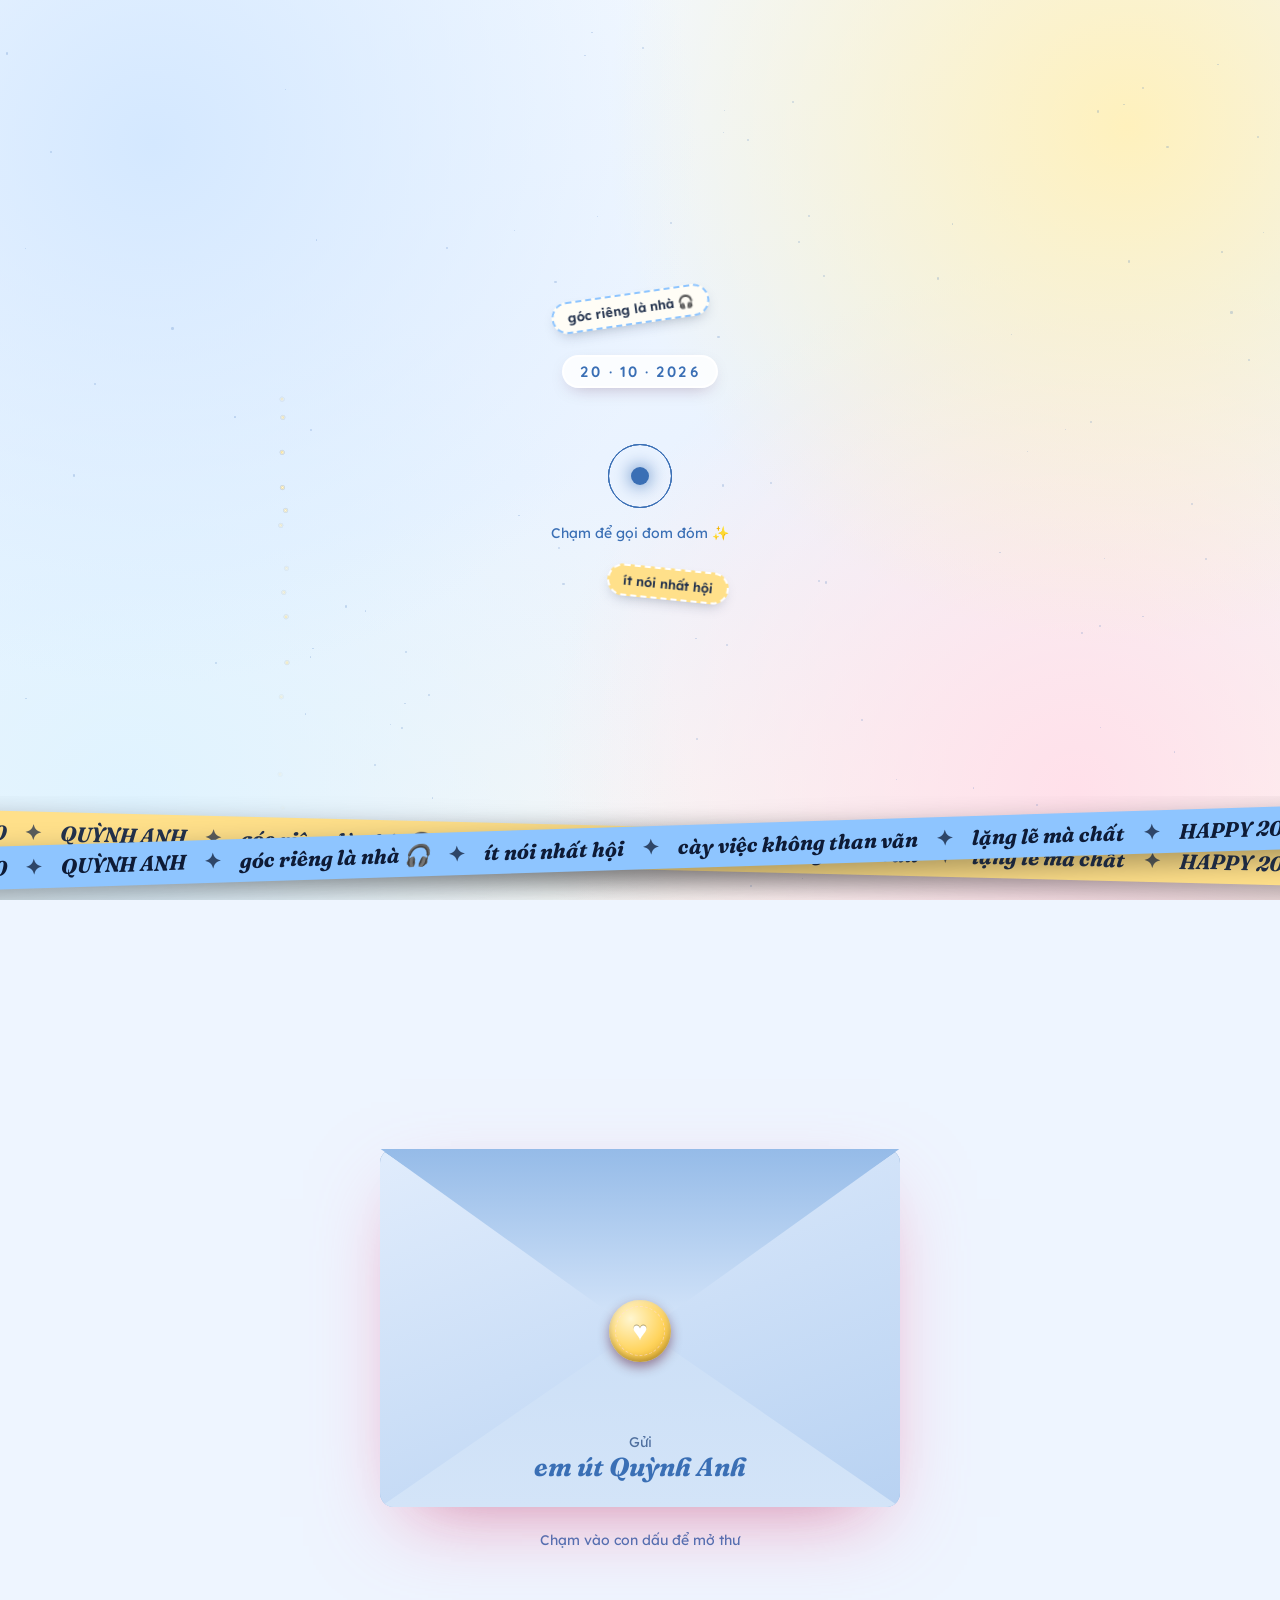
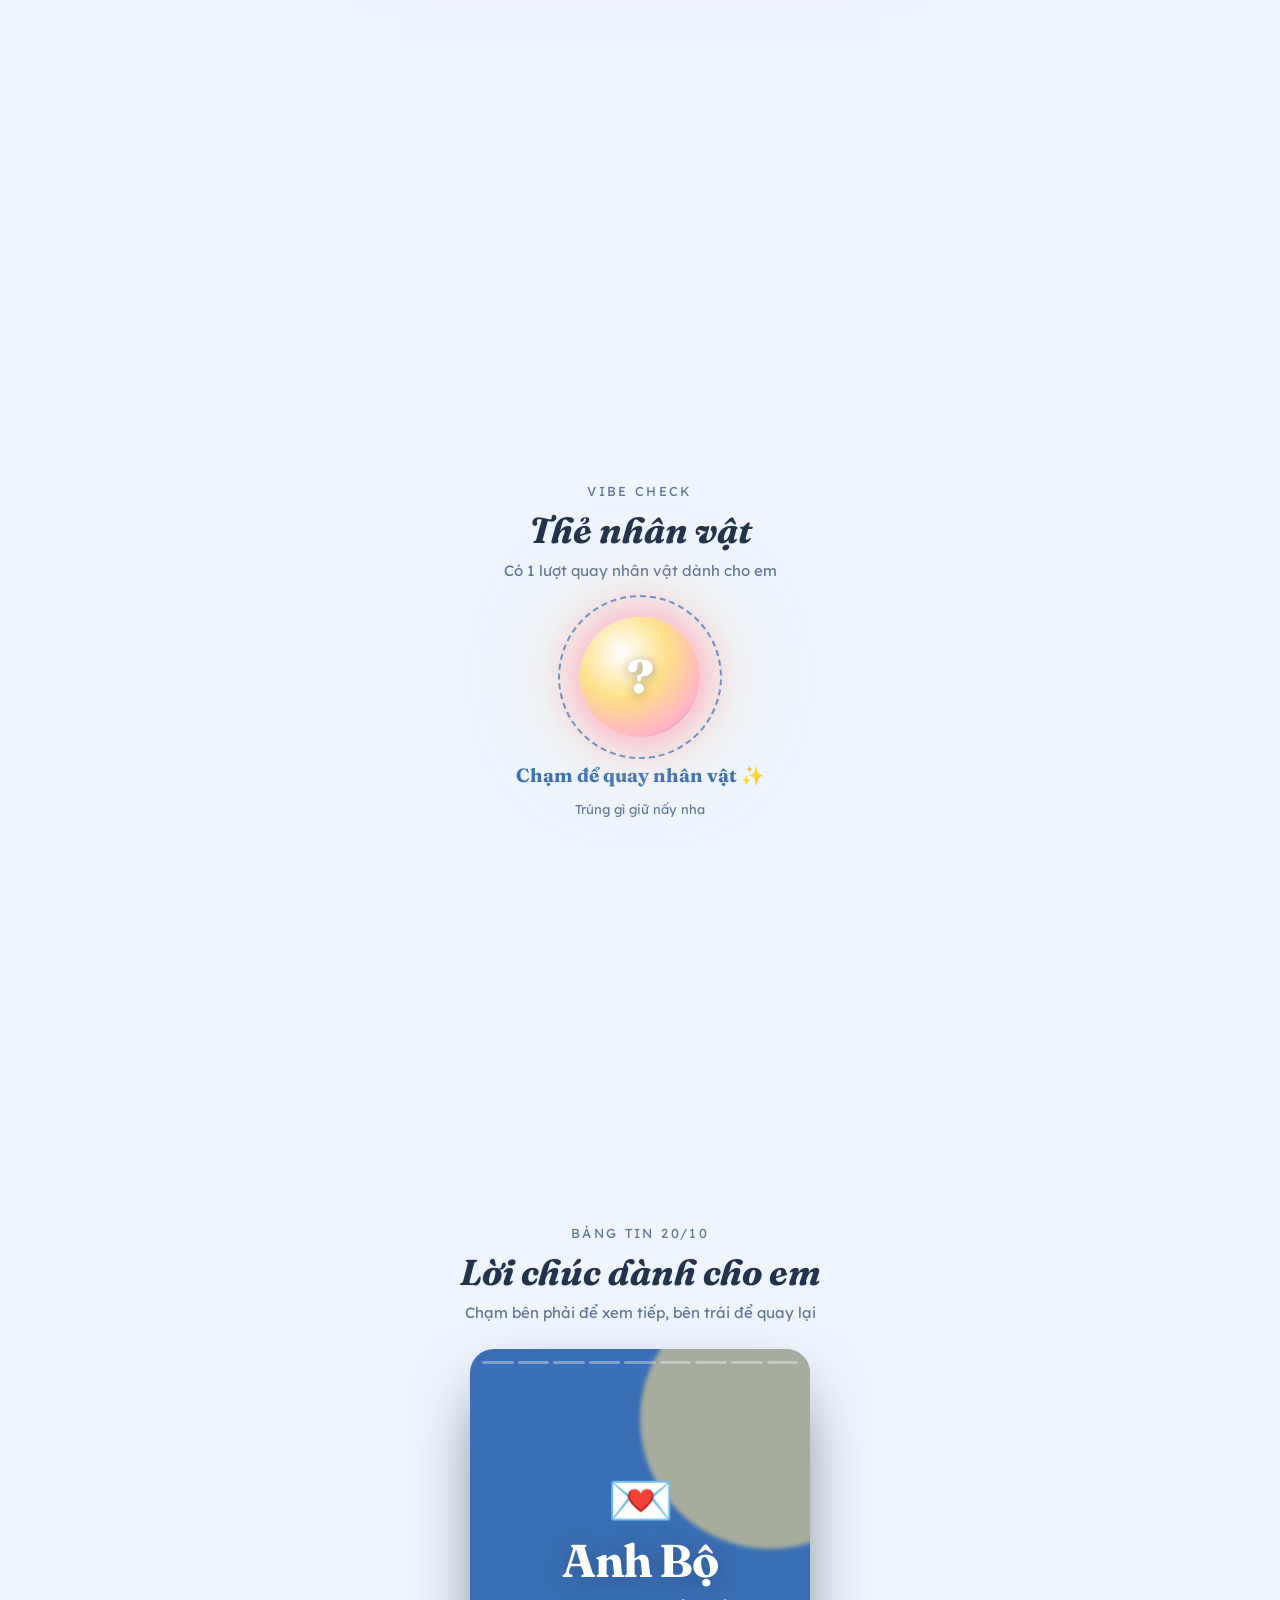
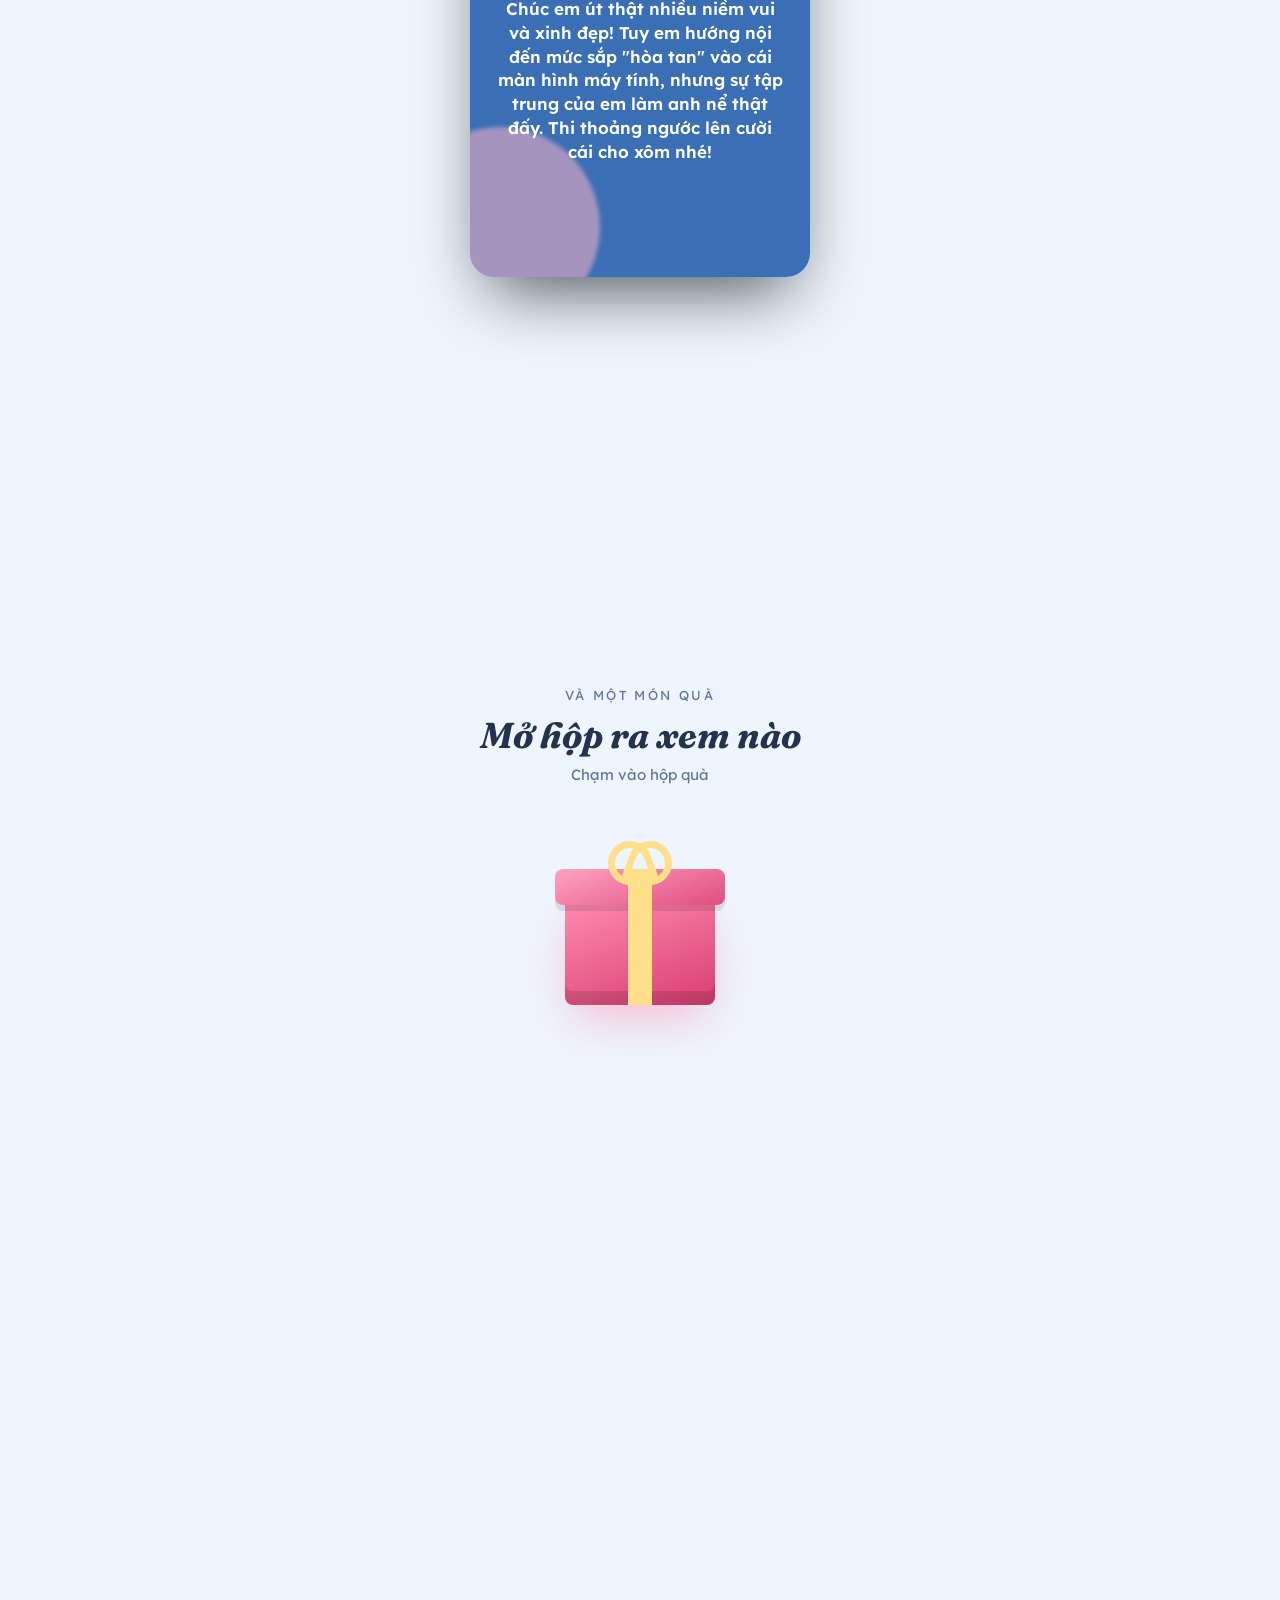
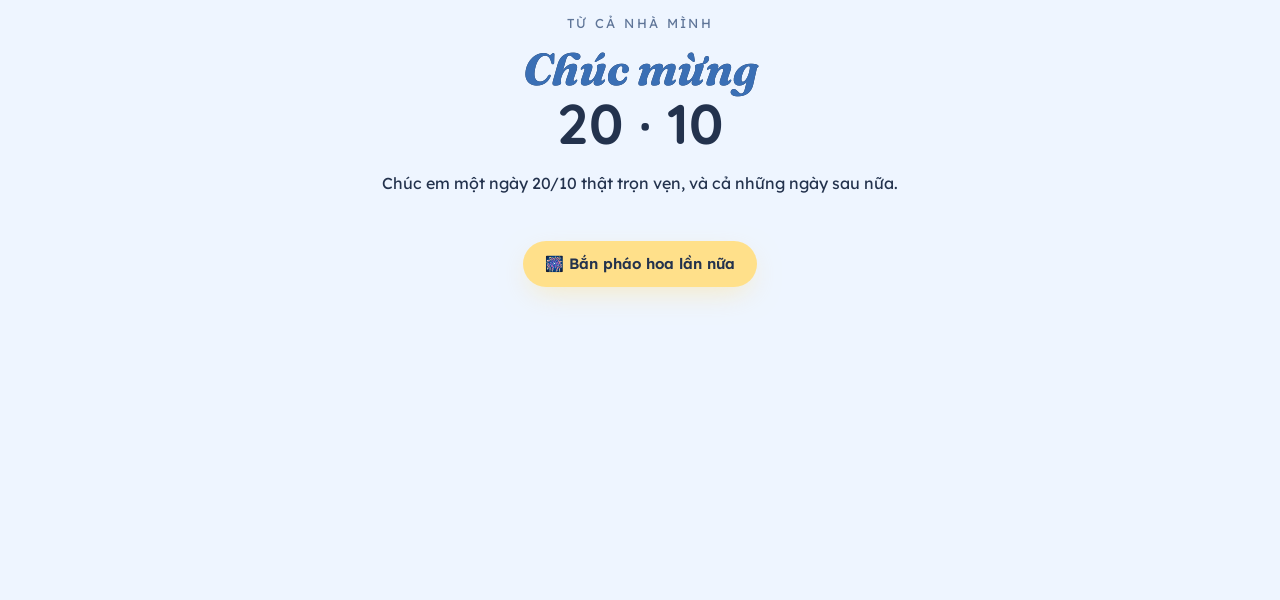
<file: quynhanh.html>
<!doctype html>
<html lang="vi">
<head>
<meta charset="utf-8">
<meta name="viewport" content="width=device-width,initial-scale=1,viewport-fit=cover">
<title>💌 Gửi em út Quỳnh Anh</title>
<meta name="description" content="Có một bất ngờ nhỏ ngày 20/10 dành cho em út Quỳnh Anh. Mở ra xem nhé!">
<meta name="theme-color" content="#fff5f9">
<meta property="og:type" content="website">
<meta property="og:title" content="💌 Gửi em út Quỳnh Anh">
<meta property="og:description" content="Có một bất ngờ nhỏ ngày 20/10 dành cho em út Quỳnh Anh. Mở ra xem nhé!">
<meta property="og:url" content="https://bbold-gui-chi-em.pages.dev/quynhanh.html">
<meta property="og:image" content="https://bbold-gui-chi-em.pages.dev/cover.png">
<meta property="og:image:width" content="1200">
<meta property="og:image:height" content="630">
<meta name="twitter:card" content="summary_large_image">
<link rel="icon" href="data:image/svg+xml,<svg xmlns='http://www.w3.org/2000/svg' viewBox='0 0 100 100'><text y='.9em' font-size='90'>💐</text></svg>">
<link rel="preconnect" href="https://fonts.googleapis.com">
<link rel="preconnect" href="https://fonts.gstatic.com" crossorigin>
<link rel="stylesheet" href="https://fonts.googleapis.com/css2?family=Be+Vietnam+Pro:wght@400;500;600&family=Quicksand:wght@500;600;700&family=Dancing+Script:wght@700&family=Playfair+Display:ital,wght@0,600;0,700;1,600&family=Fraunces:ital,opsz,wght@0,9..144,600;1,9..144,500;1,9..144,700&family=Lexend:wght@400;500;600&display=swap">
<link rel="stylesheet" href="style.css?v=mvf2yqdd">
</head>
<body class="khoa kieu-denim">
<div class="sao" id="sao"></div>
<canvas id="troi" aria-hidden="true"></canvas>
<div class="man-chop" id="man-chop" aria-hidden="true"></div>
<div class="canh-hoa" id="canh-hoa" aria-hidden="true"></div>
<button class="nut-nhac" id="nut-nhac" type="button" aria-label="Bật hoặc tắt nhạc" hidden>♪</button>

<main>
  <section id="mo-dau">
    <div class="mo-dau-chu" id="mo-dau-chu">
      <div class="chibi chibi-mo" id="chibi-mo" hidden></div>
      <div class="nho">20 · 10 · 2026</div>
      <div class="cham"><span class="vong"><span></span></span>Chạm để gọi đom đóm ✨</div>
    </div>
    <div class="keo-xuong" id="keo-xuong"><a href="#thu"><span id="keo-chu"></span><b>↓</b></a></div>
  </section>

  <section id="thu">
    <div class="khung">
      <div class="phong-bi" id="phong-bi">
        <div class="pb-vo">
          <div class="pb-sau"></div>
          <div class="pb-truoc"><span class="pb-gui">Gửi <b id="pb-ten"></b></span></div>
          <div class="pb-nap"></div>
          <button class="pb-dau" id="pb-dau" type="button" aria-label="Mở thư">♥</button>
        </div>
        <article class="thu" id="la-thu"></article>
      </div>
      <p class="pb-goi-y" id="pb-goi-y">Chạm vào con dấu để mở thư</p>
    </div>
  </section>

  <div class="bang-chu" aria-hidden="true">
    <div class="bang bang-1"><div class="chay"></div></div>
    <div class="bang bang-2"><div class="chay"></div></div>
  </div>

  <section id="vibe" hidden>
    <div class="khung">
      <div class="tieu-de">
        <div class="nho">Vibe check</div>
        <h2>Thẻ nhân vật</h2>
        <p id="vibe-goi-y">Rê tay lên thẻ để thấy ánh kim nhé</p>
      </div>
      <button class="vibe-quay" id="vibe-quay" type="button" hidden>
        <span class="vq-cau"></span><b>Chạm để quay nhân vật ✨</b><small>Trúng gì giữ nấy nha</small>
      </button>
      <div class="the-vibe" id="the-vibe">
        <div class="tv-trong">
          <div class="tv-dau"><span class="tv-hiem" id="tv-hiem"></span><span>20.10 · LIMITED</span><span class="tv-emoji" id="tv-emoji"></span></div>
          <div class="tv-anh"><img id="tv-anh" alt=""></div>
          <div class="tv-ten" id="tv-ten"></div>
          <div class="tv-danh-hieu" id="tv-danh-hieu"></div>
          <div class="tv-chi-so" id="tv-chi-so"></div>
        </div>
        <div class="tv-bong"></div>
      </div>
    </div>
  </section>

  <section id="wrapped" hidden>
    <div class="khung">
      <div class="tieu-de">
        <div class="nho">Bảng tin 20/10</div>
        <h2>Lời chúc dành cho <span id="wr-ten"></span></h2>
        <p>Chạm bên phải để xem tiếp, bên trái để quay lại</p>
      </div>
      <div class="wr" id="wr" role="button" tabindex="0" aria-label="Xem slide tiếp theo">
        <div class="wr-thanh" id="wr-thanh"></div>
        <div class="wr-slide" id="wr-slide"></div>
      </div>
    </div>
  </section>

  <section id="qua">
    <div class="khung">
      <div class="tieu-de">
        <div class="nho">Và một món quà</div>
        <h2>Mở hộp ra xem nào</h2>
        <p id="qua-goi-y">Chạm vào hộp quà</p>
      </div>
      <button class="hop" id="hop" type="button" aria-label="Mở hộp quà">
        <span class="anh-sang"></span><span class="than-hop"></span><span class="ruy-bang-doc"></span><span class="nap"></span><span class="no"></span>
      </button>
      <div class="qua-hien" id="qua-hien" hidden>
        <div class="the the-cao"><div class="nho">Quà của <span></span></div><p class="ten-qua"></p><canvas class="lop-cao" id="lop-cao" aria-label="Cào để xem quà"></canvas></div>
        <p class="cao-goi-y" id="cao-goi-y">Cào lớp kim tuyến để xem quà ✨</p>
      </div>
    </div>
  </section>

  <section id="ket">
    <div class="khung">
      <div class="nho">Từ <span id="tu-cong-ty"></span></div>
      <h2><em>Chúc mừng</em>20 · 10</h2>
      <p id="ket-loi"></p>
      <img id="anh-chung" class="anh-chung" alt="" hidden>
      <button class="nut" id="ban-lai" type="button">🎆 Bắn pháo hoa lần nữa</button>
    </div>
  </section>
</main>

<div class="gacha" id="gacha" hidden>
  <div class="g-tia"></div>
  <div class="g-vong"></div>
  <div class="g-cau" id="g-cau"></div>
  <div class="g-the" id="g-the">
    <div class="g-mat g-sau"><span>?</span></div>
    <div class="g-mat g-truoc">
      <div class="g-sao">★★★★★</div>
      <div class="g-hang">UR</div>
      <div class="g-anh"><img id="g-anh" alt=""></div>
      <div class="g-ten" id="g-ten"></div>
      <div class="g-ti-le">Nhân vật cực hiếm · tỉ lệ 0,01%</div>
    </div>
  </div>
  <div class="g-chu" id="g-chu"></div>
  <button class="nut g-nhan" id="g-nhan" type="button" hidden>Nhận nhân vật 💖</button>
  <div class="g-loe" id="g-loe"></div>
</div>

<div class="chon" id="chon" hidden>
  <div class="khung">
    <div class="nho">20 · 10 · 2026</div>
    <h1>Gửi những bông hoa<br>của team 💐</h1>
    <p>Lá bài nào có tên mình thì chạm vào nhé</p>
    <div class="ds-chon" id="ds-chon"></div>
  </div>
</div>

<script src="data.js?v=mvf2yqdd"></script>
<script>window.NGUOI_NHAN = "quynhanh";</script>
<script src="loi-chuc-gop.js?v=mvf2yqdd"></script>
<script src="app.js?v=mvf2yqdd"></script>
</body>
</html>
</file>
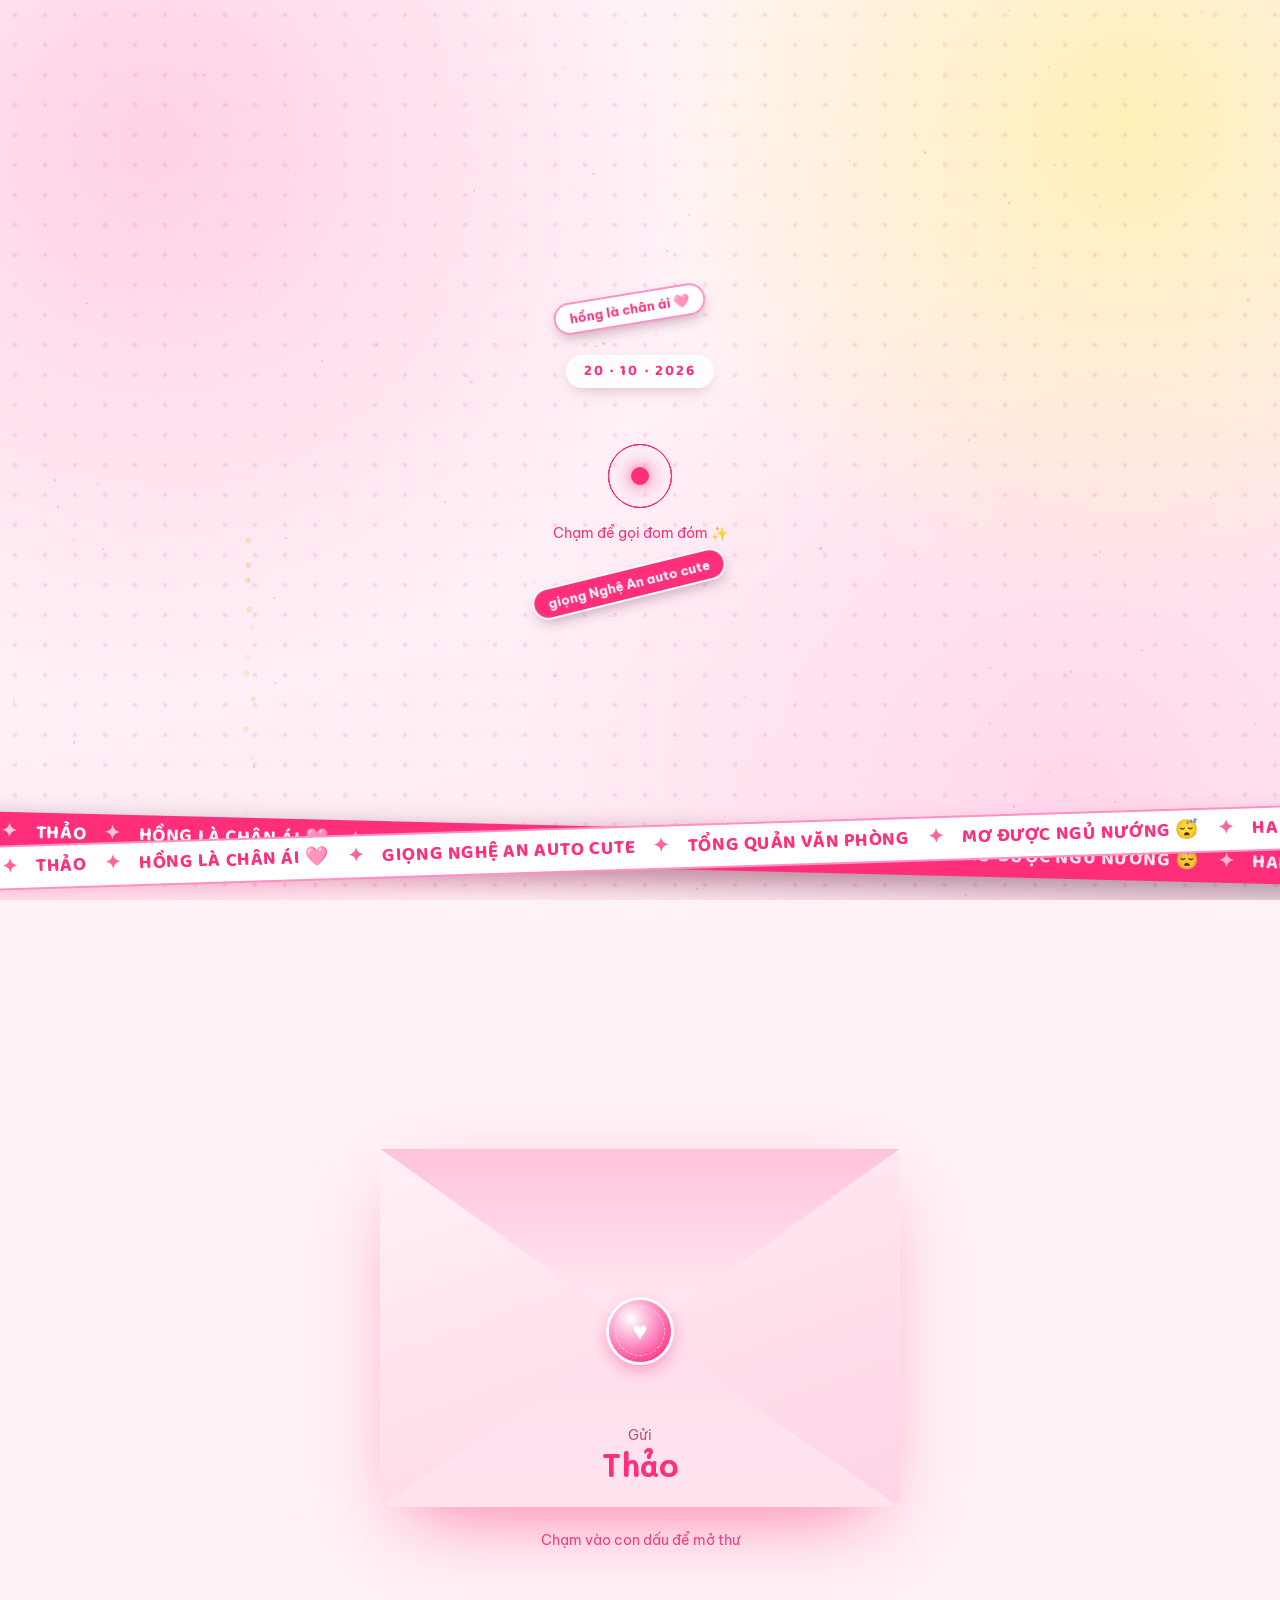
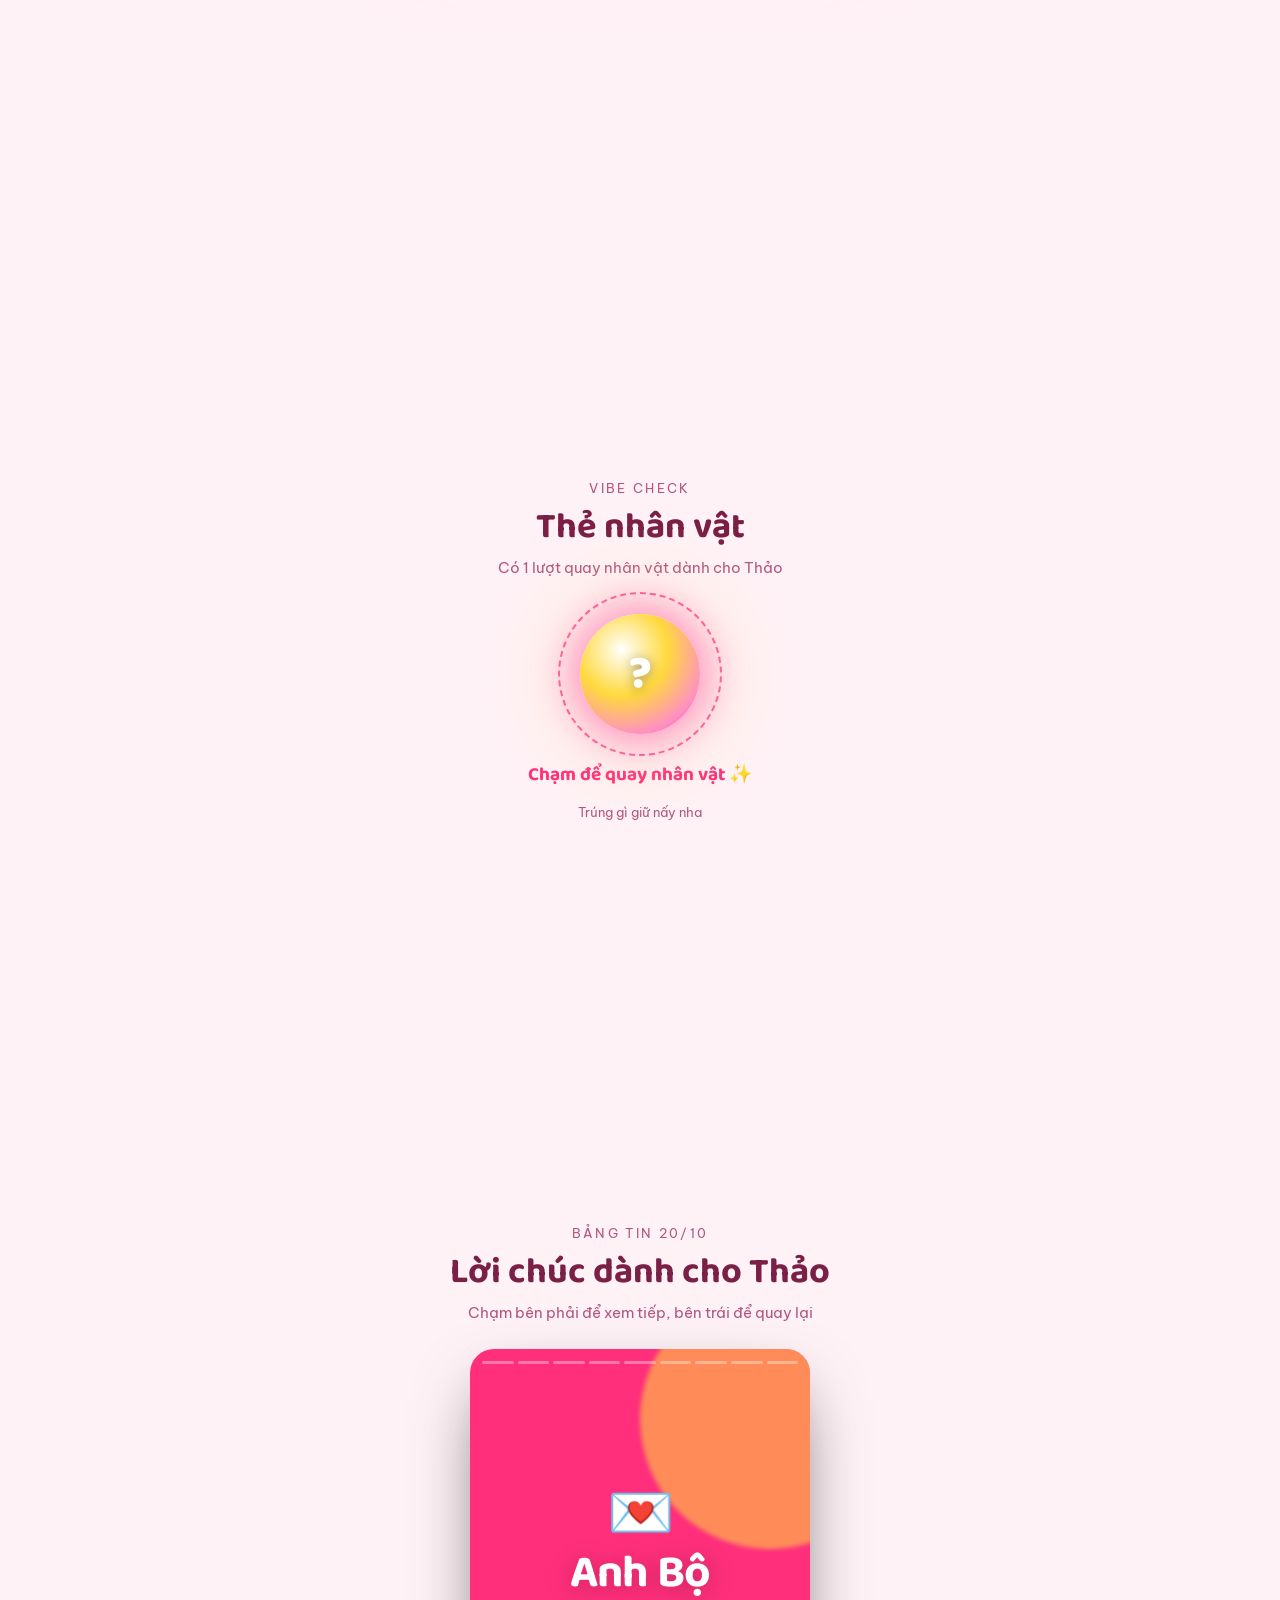
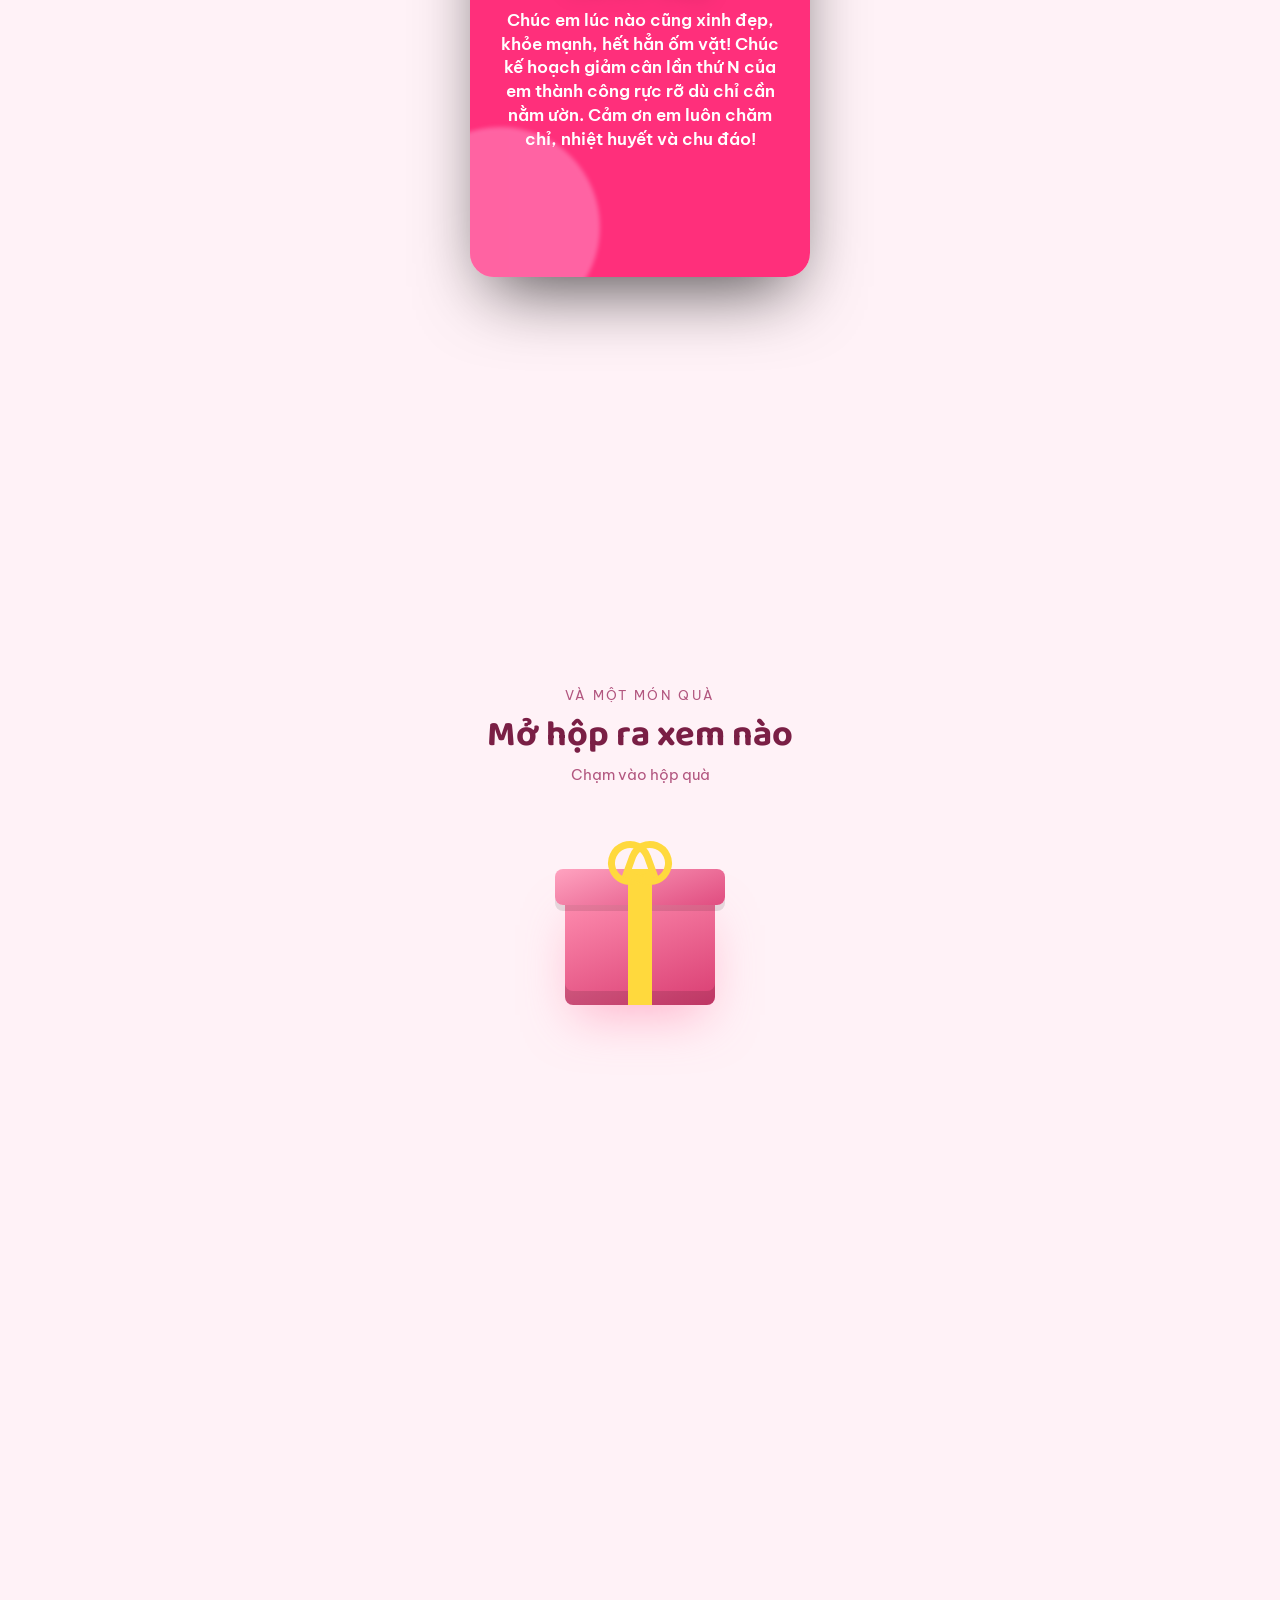
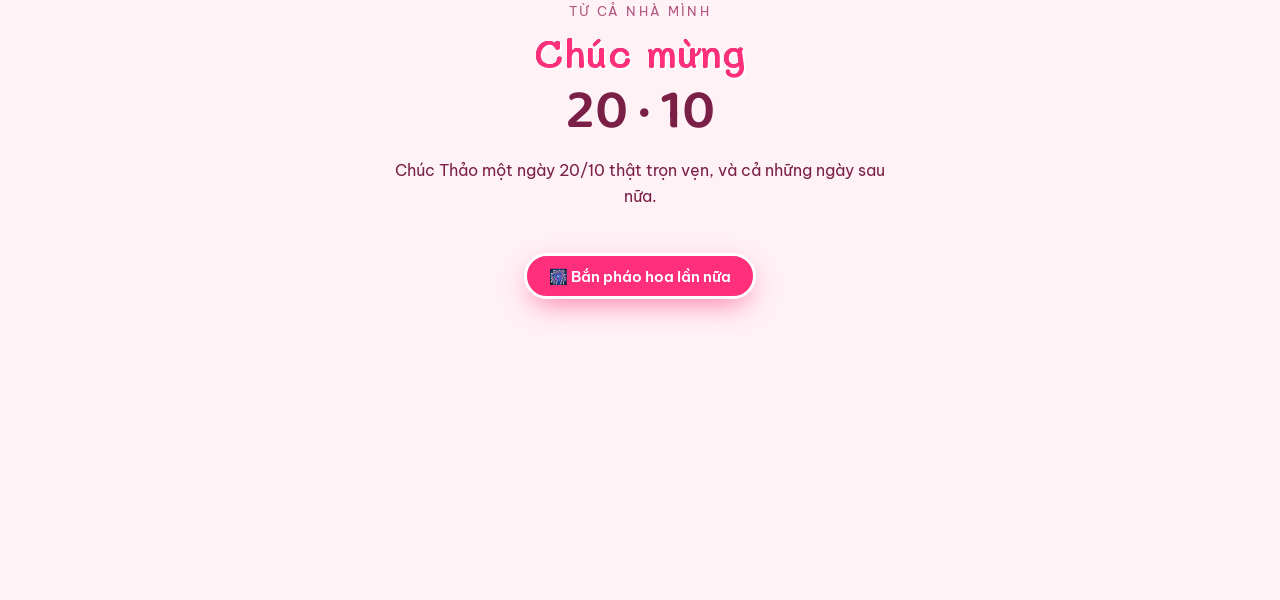
<file: thao.html>
<!doctype html>
<html lang="vi">
<head>
<meta charset="utf-8">
<meta name="viewport" content="width=device-width,initial-scale=1,viewport-fit=cover">
<title>💌 Gửi Thảo</title>
<meta name="description" content="Có một bất ngờ nhỏ ngày 20/10 dành cho Thảo. Mở ra xem nhé!">
<meta name="theme-color" content="#fff5f9">
<meta property="og:type" content="website">
<meta property="og:title" content="💌 Gửi Thảo">
<meta property="og:description" content="Có một bất ngờ nhỏ ngày 20/10 dành cho Thảo. Mở ra xem nhé!">
<meta property="og:url" content="https://bbold-gui-chi-em.pages.dev/thao.html">
<meta property="og:image" content="https://bbold-gui-chi-em.pages.dev/cover.png">
<meta property="og:image:width" content="1200">
<meta property="og:image:height" content="630">
<meta name="twitter:card" content="summary_large_image">
<link rel="icon" href="data:image/svg+xml,<svg xmlns='http://www.w3.org/2000/svg' viewBox='0 0 100 100'><text y='.9em' font-size='90'>💐</text></svg>">
<link rel="preconnect" href="https://fonts.googleapis.com">
<link rel="preconnect" href="https://fonts.gstatic.com" crossorigin>
<link rel="stylesheet" href="https://fonts.googleapis.com/css2?family=Be+Vietnam+Pro:wght@400;500;600&family=Quicksand:wght@500;600;700&family=Dancing+Script:wght@700&family=Playfair+Display:ital,wght@0,600;0,700;1,600&family=Baloo+2:wght@500;600;700;800&family=Mali:wght@500;600;700&display=swap">
<link rel="stylesheet" href="style.css?v=mvf2yqdd">
</head>
<body class="khoa kieu-kitty">
<div class="sao" id="sao"></div>
<canvas id="troi" aria-hidden="true"></canvas>
<div class="man-chop" id="man-chop" aria-hidden="true"></div>
<div class="canh-hoa" id="canh-hoa" aria-hidden="true"></div>
<button class="nut-nhac" id="nut-nhac" type="button" aria-label="Bật hoặc tắt nhạc" hidden>♪</button>

<main>
  <section id="mo-dau">
    <div class="mo-dau-chu" id="mo-dau-chu">
      <div class="chibi chibi-mo" id="chibi-mo" hidden></div>
      <div class="nho">20 · 10 · 2026</div>
      <div class="cham"><span class="vong"><span></span></span>Chạm để gọi đom đóm ✨</div>
    </div>
    <div class="keo-xuong" id="keo-xuong"><a href="#thu"><span id="keo-chu"></span><b>↓</b></a></div>
  </section>

  <section id="thu">
    <div class="khung">
      <div class="phong-bi" id="phong-bi">
        <div class="pb-vo">
          <div class="pb-sau"></div>
          <div class="pb-truoc"><span class="pb-gui">Gửi <b id="pb-ten"></b></span></div>
          <div class="pb-nap"></div>
          <button class="pb-dau" id="pb-dau" type="button" aria-label="Mở thư">♥</button>
        </div>
        <article class="thu" id="la-thu"></article>
      </div>
      <p class="pb-goi-y" id="pb-goi-y">Chạm vào con dấu để mở thư</p>
    </div>
  </section>

  <div class="bang-chu" aria-hidden="true">
    <div class="bang bang-1"><div class="chay"></div></div>
    <div class="bang bang-2"><div class="chay"></div></div>
  </div>

  <section id="vibe" hidden>
    <div class="khung">
      <div class="tieu-de">
        <div class="nho">Vibe check</div>
        <h2>Thẻ nhân vật</h2>
        <p id="vibe-goi-y">Rê tay lên thẻ để thấy ánh kim nhé</p>
      </div>
      <button class="vibe-quay" id="vibe-quay" type="button" hidden>
        <span class="vq-cau"></span><b>Chạm để quay nhân vật ✨</b><small>Trúng gì giữ nấy nha</small>
      </button>
      <div class="the-vibe" id="the-vibe">
        <div class="tv-trong">
          <div class="tv-dau"><span class="tv-hiem" id="tv-hiem"></span><span>20.10 · LIMITED</span><span class="tv-emoji" id="tv-emoji"></span></div>
          <div class="tv-anh"><img id="tv-anh" alt=""></div>
          <div class="tv-ten" id="tv-ten"></div>
          <div class="tv-danh-hieu" id="tv-danh-hieu"></div>
          <div class="tv-chi-so" id="tv-chi-so"></div>
        </div>
        <div class="tv-bong"></div>
      </div>
    </div>
  </section>

  <section id="wrapped" hidden>
    <div class="khung">
      <div class="tieu-de">
        <div class="nho">Bảng tin 20/10</div>
        <h2>Lời chúc dành cho <span id="wr-ten"></span></h2>
        <p>Chạm bên phải để xem tiếp, bên trái để quay lại</p>
      </div>
      <div class="wr" id="wr" role="button" tabindex="0" aria-label="Xem slide tiếp theo">
        <div class="wr-thanh" id="wr-thanh"></div>
        <div class="wr-slide" id="wr-slide"></div>
      </div>
    </div>
  </section>

  <section id="qua">
    <div class="khung">
      <div class="tieu-de">
        <div class="nho">Và một món quà</div>
        <h2>Mở hộp ra xem nào</h2>
        <p id="qua-goi-y">Chạm vào hộp quà</p>
      </div>
      <button class="hop" id="hop" type="button" aria-label="Mở hộp quà">
        <span class="anh-sang"></span><span class="than-hop"></span><span class="ruy-bang-doc"></span><span class="nap"></span><span class="no"></span>
      </button>
      <div class="qua-hien" id="qua-hien" hidden>
        <div class="the the-cao"><div class="nho">Quà của <span></span></div><p class="ten-qua"></p><canvas class="lop-cao" id="lop-cao" aria-label="Cào để xem quà"></canvas></div>
        <p class="cao-goi-y" id="cao-goi-y">Cào lớp kim tuyến để xem quà ✨</p>
      </div>
    </div>
  </section>

  <section id="ket">
    <div class="khung">
      <div class="nho">Từ <span id="tu-cong-ty"></span></div>
      <h2><em>Chúc mừng</em>20 · 10</h2>
      <p id="ket-loi"></p>
      <img id="anh-chung" class="anh-chung" alt="" hidden>
      <button class="nut" id="ban-lai" type="button">🎆 Bắn pháo hoa lần nữa</button>
    </div>
  </section>
</main>

<div class="gacha" id="gacha" hidden>
  <div class="g-tia"></div>
  <div class="g-vong"></div>
  <div class="g-cau" id="g-cau"></div>
  <div class="g-the" id="g-the">
    <div class="g-mat g-sau"><span>?</span></div>
    <div class="g-mat g-truoc">
      <div class="g-sao">★★★★★</div>
      <div class="g-hang">UR</div>
      <div class="g-anh"><img id="g-anh" alt=""></div>
      <div class="g-ten" id="g-ten"></div>
      <div class="g-ti-le">Nhân vật cực hiếm · tỉ lệ 0,01%</div>
    </div>
  </div>
  <div class="g-chu" id="g-chu"></div>
  <button class="nut g-nhan" id="g-nhan" type="button" hidden>Nhận nhân vật 💖</button>
  <div class="g-loe" id="g-loe"></div>
</div>

<div class="chon" id="chon" hidden>
  <div class="khung">
    <div class="nho">20 · 10 · 2026</div>
    <h1>Gửi những bông hoa<br>của team 💐</h1>
    <p>Lá bài nào có tên mình thì chạm vào nhé</p>
    <div class="ds-chon" id="ds-chon"></div>
  </div>
</div>

<script src="data.js?v=mvf2yqdd"></script>
<script>window.NGUOI_NHAN = "thao";</script>
<script src="loi-chuc-gop.js?v=mvf2yqdd"></script>
<script src="app.js?v=mvf2yqdd"></script>
</body>
</html>
</file>
<file: style.css>
/* Một đêm pháo hoa: trời đêm tím than, ánh hồng và vàng; lá thư là giấy ấm trên nền tối. */
:root{
  --night:#0b0718; --night-2:#1a0f33; --ink:#fdf3f6; --muted:#c9b8d6;
  --rose:#ff7aa2; --rose-deep:#e0457b; --gold:#ffd27a; --paper:#fff8f0; --paper-ink:#3b2433;
  --script:"Dancing Script",cursive;
  --display:"Playfair Display",Georgia,serif;
  --body:"Be Vietnam Pro",system-ui,-apple-system,"Segoe UI",sans-serif;
  --tieu-de:"Quicksand",var(--body); /* tiêu đề lớn */
  --ngay:"Quicksand",var(--body);    /* ngày tháng 20 · 10 */
}
*{box-sizing:border-box}
html{-webkit-text-size-adjust:100%;scroll-behavior:smooth}
body{margin:0;min-height:100vh;color:var(--ink);font-family:var(--body);font-size:16px;line-height:1.6;
  --nen:radial-gradient(120% 80% at 50% 0%,var(--night-2) 0%,var(--night) 60%);background:var(--night);
  -webkit-tap-highlight-color:transparent;overflow-x:hidden}
body.khoa{overflow:hidden;height:100vh}
[hidden]{display:none!important}

/* Bầu trời: sao + canvas pháo hoa nằm sau mọi thứ */
.sao{position:fixed;inset:0;pointer-events:none;z-index:0;background:var(--nen);background-color:var(--night);transform:translateZ(0)}
.sao i{position:absolute;width:2px;height:2px;border-radius:50%;background:#fff;opacity:.5;animation:lap 3s ease-in-out infinite}
@keyframes lap{50%{opacity:.08}}
#troi,.giay-mau{position:fixed;inset:0;width:100%;height:100%;pointer-events:none;z-index:1}
.sao-bang{position:absolute;width:140px;height:1.5px;border-radius:2px;transform-origin:0 50%;
  background:linear-gradient(90deg,transparent,rgba(255,255,255,.95));box-shadow:0 0 6px rgba(255,255,255,.6);animation:bang 1.2s ease-out forwards}
@keyframes bang{0%{opacity:0;transform:rotate(148deg) translateX(0) scaleX(.2)}15%{opacity:1}100%{opacity:0;transform:rotate(148deg) translateX(320px) scaleX(1)}}

/* Hiệu ứng hoành tráng cho màn mở đầu: chớp sáng, rung máy khi pháo hoa nổ lớn */
.man-chop{position:fixed;inset:0;z-index:8;background:radial-gradient(circle at 50% 38%,#fff,var(--gold) 60%,transparent 75%);opacity:0;pointer-events:none}
.man-chop.chop{animation:chop-sang .5s ease-out}
@keyframes chop-sang{0%{opacity:var(--do,.55)}100%{opacity:0}}
.giat-may{animation:giat-man .32s ease-out}
@keyframes giat-man{0%{transform:scale(1)}30%{transform:scale(1.018)}100%{transform:scale(1)}}

/* Cánh hoa rơi */
.canh-hoa{position:fixed;inset:0;pointer-events:none;z-index:1;overflow:hidden;opacity:0;transition:opacity 3s}
.canh-hoa.hien{opacity:1}
.canh-hoa i{position:absolute;top:-30px;will-change:transform;width:var(--s);height:var(--s);animation:roi-canh var(--t) linear var(--d) infinite}
.canh-hoa i::before{content:"";position:absolute;inset:0;border-radius:150% 0;opacity:.8;
  background:linear-gradient(135deg,#ffd6e2,#ff7aa2 70%);animation:xoay-canh var(--x) ease-in-out infinite alternate}
@keyframes roi-canh{to{transform:translate(var(--dx),calc(100vh + 60px))}}
@keyframes xoay-canh{from{transform:rotate(-20deg) rotateX(0)}to{transform:rotate(200deg) rotateX(170deg)}}

/* Ảnh chibi */
.chibi{display:block;border-radius:50%;overflow:hidden;background:linear-gradient(135deg,#ffb3c7,#c9a7ff);
  box-shadow:0 0 0 3px rgba(255,210,122,.85),0 0 30px rgba(255,122,162,.55)}
.chibi img{width:100%;height:100%;object-fit:cover;display:block}
.chibi span{display:flex;width:100%;height:100%;align-items:center;justify-content:center;font:700 1em var(--script);color:#fff;text-shadow:0 2px 8px rgba(120,20,60,.4)}
.chibi-mo{width:104px;height:104px;margin:0 auto 18px;font-size:48px;animation:noi 4s ease-in-out infinite}
@keyframes noi{50%{transform:translateY(-6px)}}

/* Link chung: chọn người */
.chon{position:fixed;inset:0;z-index:20;display:flex;align-items:center;justify-content:center;padding:24px 16px;text-align:center;
  background:radial-gradient(120% 80% at 50% 0%,rgba(42,22,80,.92),rgba(11,7,24,.96) 65%);overflow-y:auto;transition:opacity .5s,transform .5s}
.chon.an{opacity:0;transform:scale(1.04);pointer-events:none}
.chon h1{font-family:var(--tieu-de);font-weight:700;font-size:clamp(28px,8vw,40px);line-height:1.2;margin:12px 0 6px}
.chon p{margin:0;color:var(--muted)}
.ds-chon{display:grid;grid-template-columns:repeat(2,1fr);gap:26px 18px;margin:34px auto 34px;max-width:380px}
.mot-nguoi{display:flex;flex-direction:column;align-items:center;gap:12px;color:var(--ink);text-decoration:none;
  opacity:0;transform:translateY(20px) scale(.9);animation:hien-nguoi .7s cubic-bezier(.2,1.4,.4,1) forwards}
.mot-nguoi .chibi{width:min(34vw,128px);aspect-ratio:1;font-size:min(16vw,60px);transition:transform .3s,box-shadow .3s}
.mot-nguoi b{font:700 26px var(--script);color:var(--rose)}
.mot-nguoi:hover .chibi,.mot-nguoi:focus-visible .chibi{transform:scale(1.07) rotate(-3deg);box-shadow:0 0 0 3px var(--gold),0 0 45px rgba(255,210,122,.8)}
.mot-nguoi:nth-child(even):hover .chibi{transform:scale(1.07) rotate(3deg)}
@keyframes hien-nguoi{to{opacity:1;transform:none}}
body.roi-di .mot-nguoi:not(.chon-roi){opacity:0;transform:scale(.8);transition:.4s;animation:none}
.mot-nguoi.chon-roi .chibi{transform:scale(1.25);box-shadow:0 0 0 4px var(--gold),0 0 70px rgba(255,210,122,1)}
body.dang-chon{overflow:hidden}
body.dang-chon main{visibility:hidden}
main{position:relative;z-index:2}
section{min-height:100vh;padding:72px 16px;display:flex;flex-direction:column;align-items:center;justify-content:center}
.khung{width:100%;max-width:520px}

/* Màn mở đầu */
#mo-dau{position:relative;text-align:center;cursor:pointer;user-select:none;-webkit-user-select:none}
.mo-dau-chu{transition:opacity .8s,transform .8s}
.mo-dau-chu.an{opacity:0;transform:translateY(-12px);pointer-events:none}
.nho{font-size:13px;letter-spacing:.18em;text-transform:uppercase;color:var(--muted)}
.mo-dau-chu h1{font-family:var(--tieu-de);font-weight:700;font-size:clamp(28px,8vw,44px);line-height:1.2;margin:14px 0 6px}
.mo-dau-chu>.nho,.chon .khung>.nho{display:inline-block;font:700 15px/1 var(--ngay);letter-spacing:.14em;text-transform:none;color:var(--gold);
  padding:7px 16px;border-radius:999px;background:rgba(255,255,255,.07);border:1px solid rgba(255,255,255,.16)}

.mo-dau-chu h1 em{font-family:var(--script);font-style:normal;color:var(--rose);font-size:1.25em;display:block;margin-top:4px}
.cham{margin-top:40px;display:inline-flex;flex-direction:column;align-items:center;gap:14px;color:var(--gold);font-size:14px}
.cham .vong{width:64px;height:64px;border-radius:50%;border:1.5px solid var(--gold);position:relative}
.cham .vong::before,.cham .vong::after{content:"";position:absolute;inset:-1px;border-radius:50%;border:1.5px solid var(--gold);animation:loan 2s ease-out infinite}
.cham .vong::after{animation-delay:1s}
.cham .vong span{position:absolute;inset:22px;border-radius:50%;background:var(--gold);box-shadow:0 0 18px var(--gold)}
@keyframes loan{to{transform:scale(2.2);opacity:0}}
.keo-xuong{position:absolute;left:0;right:0;bottom:28px;text-align:center;color:var(--muted);font-size:14px;opacity:0;transition:opacity 1s;pointer-events:none}
.keo-xuong.hien{opacity:1;pointer-events:auto}
.keo-xuong a{color:inherit;text-decoration:none;display:inline-flex;flex-direction:column;align-items:center;gap:6px}
.keo-xuong b{display:block;font-size:20px;animation:nay 1.6s ease-in-out infinite}
@keyframes nay{50%{transform:translateY(6px)}}

/* Lá thư */
.thu{background:var(--paper);color:var(--paper-ink);border-radius:18px;padding:34px 26px 30px;
  box-shadow:0 30px 80px -20px rgba(255,122,162,.35),0 0 0 1px rgba(255,255,255,.06);position:relative}
.thu::before{content:"";position:absolute;inset:10px;border:1px dashed rgba(224,69,123,.25);border-radius:12px;pointer-events:none}
.thu .chao{font-family:var(--script);font-size:34px;color:var(--rose-deep);margin:0 0 14px;line-height:1.2}
.thu p{margin:0 0 14px;font-size:16.5px}
.thu .anh-rieng{width:100%;border-radius:12px;margin:6px 0 18px;display:block}
.thu .ky{text-align:right;margin-top:22px;font-size:14px;color:#8a6a7c}
.thu .ky b{display:block;font-family:var(--script);font-size:28px;color:var(--rose-deep);font-weight:700}
.hien-dan{opacity:0;transform:translateY(14px);transition:opacity .9s ease,transform .9s ease}
.hien-dan.ro{opacity:1;transform:none}
.thu p.hien-dan.ro{transition:none}
.thu .ch{opacity:0;transition:opacity .35s ease}
.thu.viet .ch{opacity:1;filter:none}
.thu.hien-het .ch,.thu.hien-het .hien-dan{transition:none!important;opacity:1;filter:none;transform:none}
.thu.viet .hien-dan:not(p){opacity:1;transform:none}

/* Phong thư */
.phong-bi{position:relative;width:100%;aspect-ratio:1.45;perspective:1400px;cursor:pointer;
  opacity:0;transform:translateY(40px) rotate(-4deg);transition:opacity 1s,transform 1.2s cubic-bezier(.2,1.3,.4,1)}
.phong-bi.hien{opacity:1;transform:none}
.phong-bi.hien:not(.mo){animation:dua 3.2s ease-in-out 1.2s infinite}
@keyframes dua{0%,100%{transform:rotate(0)}50%{transform:rotate(-1.6deg) translateY(-4px)}}
.phong-bi.xong{aspect-ratio:auto;cursor:default}
.pb-vo{position:absolute;left:0;right:0;top:0;height:100%;transition:opacity .7s,transform .8s}
.phong-bi.xong .pb-vo{opacity:0;transform:translateY(80px) scale(.94);pointer-events:none}
.pb-sau{position:absolute;inset:0;border-radius:14px;background:linear-gradient(#d98ba2,#efb3c3);
  box-shadow:0 30px 80px -20px rgba(255,122,162,.5)}
.pb-truoc{position:absolute;inset:0;z-index:2;border-radius:14px;overflow:hidden;
  background:linear-gradient(160deg,#ffe6ed,#f8c6d4);clip-path:polygon(0 0,50% 50%,100% 0,100% 100%,0 100%)}
.pb-truoc::before{content:"";position:absolute;inset:0;background:linear-gradient(0deg,#ffdbe5,#fbd0dc);
  clip-path:polygon(0 100%,50% 50%,100% 100%)}
.pb-gui{position:absolute;left:0;right:0;bottom:7%;text-align:center;color:#a54a69;font-size:14px;z-index:1}
.pb-gui b{display:block;font:700 clamp(24px,7vw,32px)/1.1 var(--script);color:var(--rose-deep)}
.pb-nap{position:absolute;left:0;right:0;top:0;height:52%;z-index:3;transform-origin:50% 0;
  background:linear-gradient(180deg,#f3aec1,#ffd5e0);clip-path:polygon(0 0,100% 0,50% 100%);
  transition:transform .9s cubic-bezier(.45,0,.2,1)}
.phong-bi.mo .pb-nap{transform:rotateX(180deg)}
.phong-bi.lat .pb-nap{z-index:0;filter:brightness(.88)}
.pb-dau{position:absolute;left:50%;top:51%;width:62px;height:62px;margin:-31px 0 0 -31px;z-index:4;border:0;border-radius:50%;cursor:pointer;
  background:radial-gradient(circle at 35% 30%,#ff8fae,#c8285e 58%,#86113e);color:#ffd9e4;font-size:26px;line-height:62px;padding:0;
  box-shadow:0 5px 12px rgba(80,0,30,.45),inset 0 -3px 6px rgba(0,0,0,.25),inset 0 2px 4px rgba(255,255,255,.35);
  text-shadow:0 -1px 0 rgba(0,0,0,.3);transition:transform .45s,opacity .45s}
.pb-dau::before{content:"";position:absolute;inset:6px;border-radius:50%;border:1.5px dashed rgba(255,220,230,.55)}
.phong-bi.hien:not(.mo) .pb-dau{animation:dap 1.6s ease-in-out infinite}
@keyframes dap{50%{transform:scale(1.1)}}
.phong-bi.mo .pb-dau{transform:scale(1.6) rotate(25deg);opacity:0;pointer-events:none}
.phong-bi .thu{position:absolute;left:5%;right:5%;top:5%;height:90%;overflow:hidden;z-index:1;
  transition:transform 1s cubic-bezier(.3,.9,.3,1)}
.phong-bi.rut .thu{transform:translateY(-62%)}
.phong-bi.xong .thu{position:relative;left:auto;right:auto;top:auto;height:auto;overflow:visible;transform:none;z-index:5;transition:none}
.pb-goi-y{text-align:center;color:var(--gold);font-size:14px;margin:22px 0 0;transition:opacity .5s}
.pb-goi-y.an{opacity:0}

/* Tiêu đề phần */
.tieu-de{text-align:center;margin-bottom:8px}
.tieu-de h2{font-family:var(--tieu-de);font-weight:700;font-size:clamp(26px,7vw,36px);margin:8px 0 6px;line-height:1.2}
.tieu-de p{margin:0;color:var(--muted);font-size:15px}

.the{background:var(--paper);color:var(--paper-ink);border-radius:20px;padding:28px 24px 22px;width:100%;max-width:440px}
.nut{display:inline-flex;align-items:center;justify-content:center;gap:8px;min-height:46px;padding:0 22px;border-radius:999px;border:0;
  font:600 15px var(--body);cursor:pointer;background:linear-gradient(135deg,var(--rose),var(--rose-deep));color:#fff;
  box-shadow:0 10px 30px -8px rgba(224,69,123,.6)}
.nut:active{transform:scale(.97)}

/* Hộp quà */
#qua .khung{text-align:center}
.hop{position:relative;width:170px;height:170px;margin:40px auto 10px;cursor:pointer;background:none;border:0;padding:0}
.hop .than-hop{position:absolute;left:10px;right:10px;bottom:0;height:110px;border-radius:8px;
  background:linear-gradient(160deg,#ff8fb1,#d93d72);box-shadow:inset 0 -14px 0 rgba(0,0,0,.12),0 20px 50px -10px rgba(255,122,162,.5)}
.hop .nap{position:absolute;left:0;right:0;top:34px;height:36px;border-radius:8px;background:linear-gradient(160deg,#ffa3c0,#e04d80);
  box-shadow:0 6px 0 rgba(0,0,0,.1);transition:transform .7s cubic-bezier(.3,1.6,.5,1);z-index:2}
.hop .ruy-bang-doc{position:absolute;left:50%;width:24px;margin-left:-12px;top:34px;bottom:0;background:var(--gold);z-index:3;transition:opacity .3s}
.hop .no{position:absolute;left:50%;top:6px;width:64px;height:34px;margin-left:-32px;z-index:3;transition:transform .7s cubic-bezier(.3,1.6,.5,1)}
.hop .no::before,.hop .no::after{content:"";position:absolute;top:0;width:30px;height:30px;border:7px solid var(--gold);border-radius:50% 50% 0 50%}
.hop .no::before{left:0;transform:rotate(-20deg)}
.hop .no::after{right:0;transform:scaleX(-1) rotate(-20deg)}
.hop.lac-hop{animation:rung .8s ease-in-out}
@keyframes rung{10%,50%,90%{transform:rotate(-7deg)}30%,70%{transform:rotate(7deg)}100%{transform:none}}
.hop.mo .nap,.hop.mo .no{transform:translateY(-70px) rotate(-18deg);opacity:0;transition:transform .6s,opacity .35s .15s}
.hop.mo .ruy-bang-doc{opacity:0}
.hop .anh-sang{position:absolute;left:50%;bottom:90px;width:10px;height:10px;margin-left:-5px;border-radius:50%;
  box-shadow:0 0 60px 40px rgba(255,210,122,.0);transition:box-shadow 1s}
.hop.mo .anh-sang{box-shadow:0 0 90px 60px rgba(255,210,122,.55)}
.qua-hien{max-width:380px;margin:20px auto 0}
.qua-hien .nho{color:#a07a8f}
.qua-hien .ten-qua{font-family:var(--display);font-size:24px;font-weight:600;margin:8px 0 0;line-height:1.35}
.qua-hien{animation:bat-len .6s cubic-bezier(.2,1.4,.4,1)}
@keyframes bat-len{from{opacity:0;transform:translateY(30px) scale(.9)}}
.the-cao{position:relative;overflow:hidden;min-height:150px;display:flex;flex-direction:column;justify-content:center;
  box-shadow:0 20px 60px -15px rgba(255,210,122,.55)}
.lop-cao{position:absolute;inset:0;width:100%;height:100%;touch-action:none;cursor:crosshair;transition:opacity .8s}
.lop-cao.xong{opacity:0;pointer-events:none}
.cao-goi-y{color:var(--gold);font-size:14px;margin:14px 0 0}

/* Kết */
#ket{text-align:center}
#ket h2{font-family:var(--ngay);font-weight:700;font-size:clamp(34px,10vw,56px);line-height:1.1;margin:10px 0;
  background:linear-gradient(100deg,#fdf3f6 35%,#ffd27a 45%,#fff 50%,#ffd27a 55%,#fdf3f6 65%);background-size:300% 100%;
  -webkit-background-clip:text;background-clip:text;color:transparent;animation:anh-kim 4s linear infinite}
@keyframes anh-kim{from{background-position:100% 0}to{background-position:0 0}}
#ket h2 em{font-family:var(--script);font-style:normal;color:var(--rose);-webkit-text-fill-color:var(--rose);display:block;font-size:.8em}
#ket .anh-chung{width:100%;border-radius:16px;margin:20px 0}
#ket .nut{margin-top:28px}

/* Nút nhạc */
.nut-nhac{position:fixed;top:max(14px,env(safe-area-inset-top));right:14px;z-index:9;width:42px;height:42px;border-radius:50%;
  border:1px solid rgba(255,255,255,.2);background:rgba(20,10,40,.5);color:var(--ink);font-size:18px;cursor:pointer;
  backdrop-filter:blur(6px);-webkit-backdrop-filter:blur(6px);display:flex;align-items:center;justify-content:center}
.nut-nhac.tat{opacity:.5;text-decoration:line-through}

@media (prefers-reduced-motion: reduce){
  html{scroll-behavior:auto}
  .sao i,.cham .vong::before,.cham .vong::after,.keo-xuong b,.phong-bi,.pb-dau,#ket h2,.chibi-mo,.mot-nguoi{animation:none!important}
  .mot-nguoi{opacity:1;transform:none}
  .giat-may{animation:none!important}
}

/* ================= Sticker kéo thả ================= */
.mo-dau-chu{position:relative}
#thu .khung{position:relative}
.sticker{position:absolute;z-index:6;padding:7px 14px;border-radius:999px;border:2px solid #fff;background:var(--rose);color:#fff;
  font:700 13px/1.1 var(--body);white-space:nowrap;cursor:grab;touch-action:none;user-select:none;-webkit-user-select:none;
  rotate:var(--xoay);box-shadow:0 6px 16px rgba(0,0,0,.35);animation:dan .6s cubic-bezier(.2,1.6,.4,1) both;transition:scale .15s,box-shadow .15s}
.sticker.keo{cursor:grabbing;scale:1.12;box-shadow:0 16px 30px rgba(0,0,0,.45)}
@keyframes dan{from{opacity:0;scale:2.2}}
#thu .sticker{opacity:0;pointer-events:none;animation:none}
#thu .phong-bi.xong ~ .sticker{opacity:1;pointer-events:auto;animation:dan .6s cubic-bezier(.2,1.6,.4,1) both}

/* ================= Băng chữ chạy ================= */
.bang-chu{position:fixed;left:0;right:0;bottom:env(safe-area-inset-bottom,0);z-index:6;height:104px;overflow:hidden;pointer-events:none;opacity:0;transition:opacity 1s}
.bang-chu.hien{opacity:1}
.bang{position:absolute;left:-10%;right:-10%;top:50%;padding:11px 0;white-space:nowrap;overflow:hidden;background:var(--rose);color:#fff;
  font:800 19px/1 var(--display);letter-spacing:.03em;text-transform:uppercase;box-shadow:0 10px 30px rgba(0,0,0,.35)}
.bang-1{transform:translateY(-50%) rotate(-4deg);z-index:1}
.bang-2{transform:translateY(-50%) rotate(3deg);background:var(--gold);color:#2a1630}
.chay{display:inline-flex;gap:18px;align-items:center;padding-right:18px;animation:chay 40s linear infinite}
.bang-2 .chay{animation-direction:reverse;animation-duration:48s}
.chay i{font-style:normal;opacity:.75}
@keyframes chay{to{transform:translateX(-50%)}}
/* Màn rộng: nghiêng ít lại để hai đầu băng không vểnh lên cao */
@media (min-width:700px){.bang-1{transform:translateY(-50%) rotate(-1.8deg)}.bang-2{transform:translateY(-50%) rotate(1.4deg)}}
/* ================= Thẻ nhân vật ================= */
#vibe .khung{max-width:380px}
.the-vibe{--tv-nen:#1c1030;--tv-chu:#fff;--tv-ray:rgba(255,255,255,.14);--tv-vien:linear-gradient(135deg,#ff9de2,#9ff3ff,#ffd27a,#ff9de2);
  position:relative;margin:28px auto 0;width:min(100%,310px);aspect-ratio:5/7.3;border-radius:22px;padding:4px;cursor:pointer;background:var(--tv-vien);
  transform:perspective(900px) rotateX(var(--rx,0deg)) rotateY(var(--ry,0deg));transition:transform .6s ease;
  box-shadow:0 30px 70px -20px rgba(0,0,0,.6),0 0 50px -10px var(--rose);animation:lac-the 6s ease-in-out infinite}
.the-vibe.nghieng{animation:none;transition:transform .08s}
@keyframes lac-the{0%,100%{transform:perspective(900px) rotateY(-9deg) rotateX(4deg)}50%{transform:perspective(900px) rotateY(9deg) rotateX(-3deg)}}
.tv-trong{position:relative;height:100%;border-radius:18px;overflow:hidden;background:var(--tv-nen);color:var(--tv-chu);padding:13px 15px 15px;display:flex;flex-direction:column;gap:7px}
.tv-dau{display:flex;justify-content:space-between;align-items:center;font:700 10px var(--body);letter-spacing:.14em;opacity:.9}
.tv-hiem{padding:3px 9px;border-radius:6px;background:var(--gold);color:#1a0f2a;letter-spacing:.06em;font-size:12px}
.tv-emoji{font-size:20px;letter-spacing:0}
.tv-anh{flex:1;min-height:0;border-radius:14px;overflow:hidden;border:2px solid var(--tv-ray)}
.tv-anh img{width:100%;height:100%;object-fit:cover;object-position:50% 30%;display:block}
.tv-ten{font:800 28px/1.05 var(--display);margin-top:3px}
.tv-danh-hieu{font-size:13px;color:var(--rose);font-weight:700;margin-top:-3px}
.tv-chi-so{display:grid;gap:6px;margin-top:2px}
.cs{display:grid;grid-template-columns:1fr auto;gap:3px 8px;font-size:11.5px;line-height:1.25;align-items:center}
.cs b{font:800 13px var(--body)}
.cs i{grid-column:1/-1;height:6px;border-radius:9px;background:var(--tv-ray);overflow:hidden}
.cs u{display:block;height:100%;border-radius:9px;background:linear-gradient(90deg,var(--rose),var(--gold));transform-origin:left;transform:scaleX(0);transition:transform 1.3s cubic-bezier(.2,1,.3,1)}
.the-vibe.mo .cs u{transform:scaleX(1)}
.cs.vo-cuc u{background:linear-gradient(90deg,#ff7aa2,#ffd27a,#7fe0b0,#8fe3ff,#c9a7ff,#ff7aa2);background-size:200% 100%;animation:cau-vong 2s linear infinite}
.cs.vo-cuc b{font-size:17px;line-height:.8}
@keyframes cau-vong{to{background-position:-200% 0}}
.tv-bong{position:absolute;inset:4px;border-radius:18px;pointer-events:none;opacity:.22;transition:opacity .3s;
  background:radial-gradient(circle at var(--gx,30%) var(--gy,20%),rgba(255,255,255,.8),transparent 45%),
    linear-gradient(115deg,transparent 30%,rgba(255,157,226,.5) 45%,rgba(159,243,255,.5) 55%,transparent 70%)}
.the-vibe.nghieng .tv-bong{opacity:.55}

/* ================= 1. Y2K Holo (Ngân) ================= */
body.kieu-holo{--night:#0c0a1d;--night-2:#2a1f5c;--ink:#f4f0ff;--muted:#b9b0e0;--rose:#c7a6ff;--rose-deep:#7c4dff;--gold:#9ff3ff;
  --paper:#f7f4ff;--paper-ink:#2a1f4a;--display:"Quicksand",sans-serif;--script:"Quicksand",sans-serif;--tieu-de:"Quicksand",sans-serif;
  --nen:radial-gradient(55% 35% at 12% 8%,rgba(159,243,255,.2),transparent 70%),radial-gradient(50% 40% at 92% 28%,rgba(255,157,226,.2),transparent 70%),
    radial-gradient(120% 80% at 50% 0%,var(--night-2),var(--night) 62%);background:var(--night)}
.kieu-holo .mo-dau-chu h1 em,.kieu-holo .thu .chao,.kieu-holo .pb-gui b,.kieu-holo .tv-ten{
  background:linear-gradient(90deg,#ff9de2,#9ff3ff,#c7a6ff,#ff9de2);background-size:200% 100%;-webkit-background-clip:text;background-clip:text;color:transparent;animation:cau-vong 5s linear infinite}
.kieu-holo .thu .chao{background-image:linear-gradient(90deg,#d63fb0,#2bb3d6,#7c4dff,#d63fb0)}
.kieu-holo .mo-dau-chu h1{font-weight:700;font-size:clamp(26px,7.4vw,40px);line-height:1.2}
.kieu-holo .mo-dau-chu h1 em{font-weight:700;font-size:1.3em;margin-top:6px}
.kieu-holo h2,.kieu-holo #ket h2{font-weight:700;letter-spacing:-.01em}
.kieu-holo .tieu-de h2{font-size:clamp(24px,6.6vw,34px)}
.kieu-holo #ket h2{font-size:clamp(30px,9vw,50px)}
.kieu-holo #ket h2 em{font-size:.55em;margin-bottom:8px}
.kieu-holo .thu{background:linear-gradient(135deg,#fdfbff,#f1ecff 55%,#eafbff)}
.kieu-holo .thu::before{border:2px solid transparent;background:linear-gradient(120deg,#ff9de2,#9ff3ff,#c7a6ff) border-box;
  -webkit-mask:linear-gradient(#000 0 0) padding-box,linear-gradient(#000 0 0);-webkit-mask-composite:xor;mask-composite:exclude}
.kieu-holo .thu .chao{font-weight:700;font-size:30px;line-height:1.25}
.kieu-holo .thu .ky b{font:700 26px var(--display);color:var(--rose-deep)}
.kieu-holo .pb-sau{background:linear-gradient(#9c86e0,#c4b2f5)}
.kieu-holo .pb-truoc{background:linear-gradient(160deg,#f5f1ff,#d9ccff)}
.kieu-holo .pb-truoc::before{background:linear-gradient(0deg,#ece5ff,#e1d8ff)}
.kieu-holo .pb-nap{background:linear-gradient(180deg,#c3afff,#ece4ff)}
.kieu-holo .pb-dau{background:radial-gradient(circle at 35% 30%,#fff,#d6def0 40%,#8d97ba 78%);color:#7c4dff;text-shadow:none}
.kieu-holo .pb-gui{color:#7a6aa8}
.kieu-holo .pb-gui b{font:700 28px/1.15 var(--display);background-image:linear-gradient(90deg,#d63fb0,#2bb3d6,#7c4dff,#d63fb0)}
.kieu-holo .sticker{background:linear-gradient(120deg,#ffc4f0,#9ff3ff,#d9c6ff);color:#2a1f4a;font-family:var(--display);font-size:14px}
.kieu-holo .bang-1{background:linear-gradient(90deg,#ffc4f0,#9ff3ff,#d9c6ff,#ffc4f0);color:#2a1f4a}
.kieu-holo .bang-2{background:#120e2b;color:#9ff3ff;border-block:1px solid rgba(159,243,255,.4)}
.kieu-holo .canh-hoa i::before{border-radius:0;opacity:.95;background:linear-gradient(135deg,#fff,#9ff3ff 45%,#ffc4f0);
  clip-path:polygon(50% 0,60% 40%,100% 50%,60% 60%,50% 100%,40% 60%,0 50%,40% 40%)}
.kieu-holo .the-vibe{--tv-nen:linear-gradient(165deg,#221a4d,#140f30);--tv-vien:linear-gradient(135deg,#ffc4f0,#9ff3ff,#c7a6ff,#ffc4f0)}
.kieu-holo .tv-danh-hieu{color:#9ff3ff}
.kieu-holo .nut{background:linear-gradient(120deg,#c7a6ff,#7ef0ff);color:#1d1640;box-shadow:0 10px 30px -8px rgba(126,240,255,.6)}
.kieu-holo .chibi{box-shadow:0 0 0 3px #e9e1ff,0 0 34px rgba(159,243,255,.6)}

/* ================= 2. Neon Acid (Thảo) ================= */
body.kieu-neon{--night:#060606;--night-2:#111;--ink:#f2f2f2;--muted:#9a9a9a;--rose:#ff3df2;--rose-deep:#ff1fa8;--gold:#c6ff3d;
  --paper:#0f0f0f;--paper-ink:#ececec;--display:"Bricolage Grotesque",sans-serif;--script:"Bricolage Grotesque",sans-serif;--tieu-de:"Bricolage Grotesque",sans-serif;--ngay:"Space Mono",ui-monospace,monospace;
background:#060606;
  --nen:linear-gradient(rgba(198,255,61,.055) 1px,transparent 1px) 0 0/34px 34px,linear-gradient(90deg,rgba(198,255,61,.055) 1px,transparent 1px) 0 0/34px 34px}
.kieu-neon .mo-dau-chu h1{font-weight:800;letter-spacing:-.01em;font-size:clamp(27px,7.6vw,42px);line-height:1.15}
.kieu-neon .mo-dau-chu h1 em{color:var(--gold);font-size:1.2em;margin-top:10px;text-shadow:0 0 18px rgba(198,255,61,.7)}
.kieu-neon h2,.kieu-neon .tieu-de h2{font-weight:800;letter-spacing:-.01em}
.kieu-neon #ket h2{font-weight:700}
.kieu-neon #ket h2 em{-webkit-text-fill-color:var(--rose);text-shadow:0 0 22px rgba(255,61,242,.6)}
.kieu-neon .thu{background:#0f0f0f;border:2px solid var(--gold);border-radius:6px;box-shadow:8px 8px 0 var(--rose)}
.kieu-neon .thu::before{display:none}
.kieu-neon .thu .chao{font-weight:800;font-size:30px;color:var(--gold)}
.kieu-neon .thu p{font-size:16px;line-height:1.7}
.kieu-neon .thu .ky{color:#888}
.kieu-neon .thu .ky b{font-weight:800;font-size:26px;color:var(--rose)}
.kieu-neon .pb-sau{background:#151515;box-shadow:0 0 0 1.5px #c6ff3d,0 0 22px rgba(198,255,61,.4)}
.kieu-neon .pb-truoc{background:linear-gradient(160deg,#232323,#171717)}
.kieu-neon .pb-truoc::before{background:#1e1e1e}
.kieu-neon .pb-nap{background:linear-gradient(180deg,#2b2b2b,#1b1b1b)}
.kieu-neon .pb-dau{background:radial-gradient(circle at 35% 30%,#e5ff9a,#c6ff3d 55%,#8fbf10);color:#060606;text-shadow:none;box-shadow:0 0 22px rgba(198,255,61,.6)}
.kieu-neon .pb-dau::before{border-color:rgba(0,0,0,.35)}
.kieu-neon .pb-gui{color:#8a8a8a}
.kieu-neon .pb-gui b{font-weight:800;color:var(--gold)}
.kieu-neon .sticker{border-radius:6px;border-color:#000;background:var(--gold);color:#000;box-shadow:4px 4px 0 var(--rose);text-transform:uppercase;font-size:12px}
.kieu-neon .sticker:nth-of-type(even){background:var(--rose);color:#fff;box-shadow:4px 4px 0 var(--gold)}
.kieu-neon .bang{font-size:22px;letter-spacing:-.01em}
.kieu-neon .bang-1{background:var(--gold);color:#000}
.kieu-neon .bang-2{background:var(--rose);color:#fff}
.kieu-neon .canh-hoa i::before{border-radius:0;opacity:.9;background:var(--gold);
  clip-path:polygon(40% 0,60% 0,60% 40%,100% 40%,100% 60%,60% 60%,60% 100%,40% 100%,40% 60%,0 60%,0 40%,40% 40%)}
.kieu-neon .canh-hoa i:nth-child(odd)::before{background:var(--rose)}
.kieu-neon .the-vibe{--tv-nen:#0d0d0d;--tv-vien:linear-gradient(135deg,#c6ff3d,#ff3df2);border-radius:10px}
.kieu-neon .tv-trong,.kieu-neon .tv-bong{border-radius:7px}
.kieu-neon .tv-ten{font-family:var(--tieu-de);color:var(--gold)}
.kieu-neon .nut{background:var(--gold);color:#000;border-radius:6px;box-shadow:5px 5px 0 var(--rose);font-family:var(--body);text-transform:uppercase}
.kieu-neon .the{border-radius:8px}
.kieu-neon .chibi{box-shadow:0 0 0 3px var(--gold),0 0 34px rgba(255,61,242,.6)}

/* ================= 3. Soft Denim & Daisy (Quyên) ================= */
body.kieu-denim{--night:#0e1b36;--night-2:#2f528f;--ink:#f3f7ff;--muted:#b9cae8;--rose:#ffb3c7;--rose-deep:#3a6fb5;--gold:#ffe08a;
  --paper:#fffdf6;--paper-ink:#23324d;--display:"Fraunces",Georgia,serif;--script:"Fraunces",Georgia,serif;--tieu-de:"Fraunces",Georgia,serif;--body:"Lexend",system-ui,sans-serif;
  --nen:radial-gradient(40% 25% at 20% 12%,rgba(255,255,255,.1),transparent 70%),radial-gradient(35% 22% at 85% 30%,rgba(255,255,255,.07),transparent 70%),
    radial-gradient(120% 80% at 50% 0%,var(--night-2),var(--night) 65%);background:var(--night)}
.kieu-denim .mo-dau-chu h1 em,.kieu-denim #ket h2 em{font-style:italic;font-weight:700;color:var(--gold);-webkit-text-fill-color:var(--gold)}
.kieu-denim .tieu-de h2{font-style:italic}
.kieu-denim .thu{background:repeating-linear-gradient(180deg,transparent 0 27px,#dce8f8 27px 28px),var(--paper);background-position:0 20px;
  padding-left:52px;border-radius:6px}
.kieu-denim .thu::before{inset:0 auto 0 36px;width:0;border:0;border-left:1.5px solid rgba(232,106,146,.4);border-radius:0}
.kieu-denim .phong-bi.xong .thu::after{content:"";position:absolute;top:-13px;left:50%;width:120px;height:28px;margin-left:-60px;
  background:repeating-linear-gradient(45deg,rgba(255,224,138,.92) 0 8px,rgba(255,243,200,.92) 8px 16px);transform:rotate(-3deg);box-shadow:0 2px 5px rgba(0,0,0,.12)}
.kieu-denim .thu .chao{font-style:italic;font-weight:700;font-size:30px;color:#3a6fb5}
.kieu-denim .thu p{line-height:28px;font-size:15.5px}
.kieu-denim .thu .ky b{font:italic 700 26px var(--display);color:#3a6fb5}
.kieu-denim .pb-sau{background:linear-gradient(#5f8cc6,#86aee0)}
.kieu-denim .pb-truoc{background:linear-gradient(160deg,#e0ecfc,#b8d2f2)}
.kieu-denim .pb-truoc::before{background:linear-gradient(0deg,#d3e4f8,#c6dbf5)}
.kieu-denim .pb-nap{background:linear-gradient(180deg,#95bbe8,#d8e7fa)}
.kieu-denim .pb-dau{background:radial-gradient(circle at 35% 30%,#fff6d0,#ffd45e 55%,#e0a417);color:#fff}
.kieu-denim .pb-gui{color:#4f6f9e}
.kieu-denim .pb-gui b{font:italic 700 26px/1.1 var(--display);color:#3a6fb5}
.kieu-denim .sticker{background:var(--paper);color:#23324d;border:2px dashed #8ec5ff;font-weight:600}
.kieu-denim .sticker:nth-of-type(even){background:var(--gold);border-color:#fff}
.kieu-denim .bang{font:italic 700 21px/1 var(--display);text-transform:none;letter-spacing:0}
.kieu-denim .bang-1{background:#8ec5ff;color:#0e1b36}
.kieu-denim .bang-2{background:var(--gold);color:#23324d}
.kieu-denim .canh-hoa i{width:calc(var(--s) * 1.4);height:calc(var(--s) * 1.4)}
.kieu-denim .canh-hoa i::before{border-radius:50%;opacity:.9;
  background:radial-gradient(circle,#ffd45e 0 20%,transparent 22%),repeating-conic-gradient(#fff 0 20deg,transparent 22deg 36deg);
  -webkit-mask:radial-gradient(circle,#000 62%,transparent 64%);mask:radial-gradient(circle,#000 62%,transparent 64%)}
.kieu-denim .the-vibe{--tv-nen:#fffdf6;--tv-chu:#23324d;--tv-ray:rgba(35,50,77,.12);--tv-vien:linear-gradient(135deg,#8ec5ff,#ffe08a,#ffb3c7)}
.kieu-denim .tv-ten{font-style:italic;color:#3a6fb5}
.kieu-denim .tv-danh-hieu{color:#e86a92}
.kieu-denim .cs u{background:linear-gradient(90deg,#8ec5ff,#3a6fb5)}
.kieu-denim .nut{background:var(--gold);color:#23324d;box-shadow:0 10px 30px -8px rgba(255,224,138,.6)}
.kieu-denim .chibi{box-shadow:0 0 0 3px var(--paper),0 0 34px rgba(142,197,255,.6)}

/* ================= 4. Cherry Cola (Quỳnh Anh) ================= */
body.kieu-cherry{--night:#1c070d;--night-2:#4d1022;--ink:#fff1e0;--muted:#e6bdb3;--rose:#ff4d6d;--rose-deep:#d0123c;--gold:#ffc98a;
  --paper:#fff6ea;--paper-ink:#4a1c1c;--display:"Baloo 2",system-ui,sans-serif;--script:"Pacifico",cursive;--tieu-de:"Baloo 2",system-ui,sans-serif;--ngay:"Baloo 2",system-ui,sans-serif;
  --nen:radial-gradient(rgba(255,77,109,.13) 2px,transparent 2.6px) 0 0/26px 26px,radial-gradient(120% 80% at 50% 0%,var(--night-2),var(--night) 65%);
  background:var(--night)}
.kieu-cherry .mo-dau-chu h1,.kieu-cherry h2{font-weight:800}
.kieu-cherry .mo-dau-chu h1 em{font-weight:400;font-size:1.1em;margin-top:8px;text-shadow:3px 3px 0 rgba(255,241,224,.9)}
.kieu-cherry #ket h2 em{font-weight:400;font-size:.65em;margin-bottom:6px}
.kieu-cherry .thu{border:10px solid transparent;border-radius:16px;
  background:linear-gradient(var(--paper),var(--paper)) padding-box,repeating-conic-gradient(#ff4d6d 0 25%,#ffd5dc 0 50%) 0 0/16px 16px border-box}
.kieu-cherry .thu::before{inset:6px;border-color:rgba(208,18,60,.3)}
.kieu-cherry .thu .chao{font-weight:400;font-size:28px;color:var(--rose-deep)}
.kieu-cherry .thu .ky b{font-weight:400;font-size:24px}
.kieu-cherry .pb-sau{background:linear-gradient(#a3162f,#c9284a)}
.kieu-cherry .pb-truoc{background:linear-gradient(160deg,#ff6f88,#e63a5c)}
.kieu-cherry .pb-truoc::before{background:linear-gradient(0deg,#f45574,#ef4a6b)}
.kieu-cherry .pb-nap{background:linear-gradient(180deg,#ff8197,#ff5c79)}
.kieu-cherry .pb-dau{background:radial-gradient(circle at 35% 30%,#fffaf2,#ffe6cc 55%,#e9b98a);color:#d0123c;text-shadow:none}
.kieu-cherry .pb-dau::before{border-color:rgba(208,18,60,.35)}
.kieu-cherry .pb-gui{color:#ffe1e7}
.kieu-cherry .pb-gui b{font-weight:400;color:#fff6ea;text-shadow:2px 2px 0 rgba(120,0,30,.3)}
.kieu-cherry .sticker{background:var(--rose);color:var(--paper);border:3px solid var(--paper);font:800 14px/1.1 var(--display)}
.kieu-cherry .sticker:nth-of-type(even){background:var(--paper);color:var(--rose-deep);border-color:var(--rose)}
.kieu-cherry .bang{font-size:22px;letter-spacing:.01em}
.kieu-cherry .bang-1{background:var(--rose);color:var(--paper)}
.kieu-cherry .bang-2{background:repeating-conic-gradient(#fff6ea 0 25%,#ffd5dc 0 50%) 0 0/18px 18px;color:var(--rose-deep)}
.kieu-cherry .canh-hoa i::before{border-radius:0;opacity:.85;background:linear-gradient(135deg,#ff8fa3,#ff4d6d);
  clip-path:polygon(50% 100%,8% 55%,0 30%,10% 8%,30% 0,50% 14%,70% 0,90% 8%,100% 30%,92% 55%)}
.kieu-cherry .the-vibe{--tv-nen:#fff6ea;--tv-chu:#4a1c1c;--tv-ray:rgba(208,18,60,.12);--tv-vien:repeating-conic-gradient(#ff4d6d 0 25%,#ffd5dc 0 50%) 0 0/16px 16px}
.kieu-cherry .tv-ten{font-weight:800;color:var(--rose-deep)}
.kieu-cherry .tv-danh-hieu{color:#c9733a}
.kieu-cherry .nut{background:var(--rose);border:3px solid var(--paper);box-shadow:0 10px 30px -8px rgba(255,77,109,.7)}
.kieu-cherry .chibi{box-shadow:0 0 0 4px var(--paper),0 0 0 7px var(--rose),0 0 34px rgba(255,77,109,.5)}

/* ================= 5. Hello Kitty Cute (Thảo) ================= */
body.kieu-kitty{--night:#45102c;--night-2:#8c2155;--ink:#fff5f9;--muted:#f0b8d2;--rose:#ff8fc4;--rose-deep:#ff2f7b;--gold:#ffd93d;
  --paper:#fffafc;--paper-ink:#7a1f45;--display:"Baloo 2",sans-serif;--script:"Mali",cursive;--tieu-de:"Baloo 2",sans-serif;--ngay:"Baloo 2",sans-serif;
  --nen:radial-gradient(circle,rgba(255,255,255,.35) 2px,transparent 2.6px) 0 0/30px 30px,radial-gradient(120% 80% at 50% 0%,var(--night-2),var(--night) 62%);
  background:var(--night)}
.kieu-kitty .mo-dau-chu h1{font-weight:700;font-size:clamp(27px,7.6vw,42px);line-height:1.2}
.kieu-kitty .mo-dau-chu h1 em{font-family:var(--script);font-style:normal;color:#fff;font-size:1.3em;font-weight:700;margin-top:8px;text-shadow:3px 3px 0 var(--rose-deep)}
.kieu-kitty h2,.kieu-kitty .tieu-de h2{font-weight:700}
.kieu-kitty #ket h2{font-weight:600}
.kieu-kitty #ket h2 em{font-family:var(--script);font-style:normal;-webkit-text-fill-color:#fff;text-shadow:3px 3px 0 var(--rose-deep);font-size:.7em;margin-bottom:6px}
.kieu-kitty .thu{background:var(--paper);border-radius:28px;border:4px solid #fff;box-shadow:0 0 0 4px var(--rose),0 30px 70px -20px rgba(255,47,123,.5)}
.kieu-kitty .thu::before{border:2px dashed rgba(255,47,123,.3);border-radius:20px}
.kieu-kitty .thu .chao{font-size:30px;font-weight:700;color:var(--rose-deep)}
.kieu-kitty .thu .ky b{font-size:26px;color:var(--rose-deep)}
.kieu-kitty .pb-sau{background:linear-gradient(#ffb8d6,#ffd3e6)}
.kieu-kitty .pb-truoc{background:linear-gradient(160deg,#fff0f6,#ffd3e6)}
.kieu-kitty .pb-truoc::before{background:linear-gradient(0deg,#ffe4f0,#ffd9ea)}
.kieu-kitty .pb-nap{background:linear-gradient(180deg,#ffc2dd,#fff0f6)}
.kieu-kitty .pb-dau{background:radial-gradient(circle at 35% 30%,#fff,#ff8fc4 45%,#ff2f7b 85%);color:#fff;text-shadow:none;box-shadow:0 0 0 3px #fff,0 6px 18px rgba(255,47,123,.5)}
.kieu-kitty .pb-dau::before{border-color:rgba(255,255,255,.6)}
.kieu-kitty .pb-gui{color:#b2567f}
.kieu-kitty .pb-gui b{color:var(--rose-deep)}
.kieu-kitty .sticker{border-radius:999px;background:#fff;color:var(--rose-deep);border-color:var(--rose);font-weight:700}
.kieu-kitty .sticker:nth-of-type(even){background:var(--rose-deep);color:#fff;border-color:#fff}
.kieu-kitty .bang{font-family:var(--display);font-weight:700}
.kieu-kitty .bang-1{background:#fff;color:var(--rose-deep)}
.kieu-kitty .bang-2{background:var(--rose-deep);color:#fff}
.kieu-kitty .canh-hoa i::before{border-radius:50%;opacity:.9;background:#fff}
.kieu-kitty .canh-hoa i:nth-child(odd)::before{background:var(--rose-deep)}
.kieu-kitty .canh-hoa i:nth-child(3n)::before{background:var(--gold)}
.kieu-kitty .the-vibe{--tv-nen:#fff0f6;--tv-chu:#7a1f45;--tv-ray:rgba(255,47,123,.15);--tv-vien:linear-gradient(135deg,#ff2f7b,#fff,#ff8fc4)}
.kieu-kitty .tv-ten{font-family:var(--display);color:var(--rose-deep)}
.kieu-kitty .tv-danh-hieu{color:#ff2f7b}
.kieu-kitty .cs u{background:linear-gradient(90deg,#ff8fc4,var(--rose-deep))}
.kieu-kitty .nut{background:var(--rose-deep);color:#fff;border:3px solid #fff;box-shadow:0 10px 30px -8px rgba(255,47,123,.7)}
.kieu-kitty .chibi{box-shadow:0 0 0 4px #fff,0 0 0 7px var(--rose-deep),0 0 34px rgba(255,143,196,.6)}

@media (prefers-reduced-motion: reduce){
  .chay,.the-vibe,.sticker,.cs.vo-cuc u{animation:none!important}
  .bang-chu .chay{transform:translateX(-10%)}
}

/* ================= Màn chọn: lá bài úp ================= */
.la-up{position:relative;display:flex;align-items:center;justify-content:center;width:min(30vw,112px);aspect-ratio:5/7;border-radius:14px;
  background:radial-gradient(circle at 50% 50%,rgba(255,255,255,.18),transparent 60%),
    repeating-linear-gradient(45deg,rgba(255,255,255,.07) 0 6px,transparent 6px 12px),linear-gradient(160deg,#5b2a86,#2a1650);
  border:2px solid var(--gold);box-shadow:0 0 0 4px rgba(255,210,122,.15),0 14px 40px -10px rgba(255,122,162,.6);
  animation:noi 3.6s ease-in-out infinite;transition:transform .3s,box-shadow .3s}
.mot-nguoi:nth-child(2) .la-up{animation-delay:-.9s}.mot-nguoi:nth-child(3) .la-up{animation-delay:-1.8s}.mot-nguoi:nth-child(4) .la-up{animation-delay:-2.7s}
.la-up i{font:700 44px var(--tieu-de);font-style:normal;color:var(--gold);text-shadow:0 0 18px rgba(255,210,122,.8)}
.la-up::after{content:"";position:absolute;inset:5px;border-radius:9px;border:1px dashed rgba(255,210,122,.5)}
.mot-nguoi:hover .la-up,.mot-nguoi:focus-visible .la-up{transform:translateY(-6px) rotate(-4deg) scale(1.05);box-shadow:0 0 0 4px rgba(255,210,122,.35),0 0 50px rgba(255,210,122,.7)}
.mot-nguoi.chon-roi .la-up{transform:scale(1.2) rotateY(180deg);transition:transform .45s}

/* ================= Quay gacha ================= */
body.dang-gacha #troi,body.dang-gacha .giay-mau{z-index:16}
.gacha{--g:#7ec8ff;position:fixed;inset:0;z-index:15;overflow:hidden;cursor:pointer;
  background:radial-gradient(circle at 50% 45%,rgba(10,5,25,.25),rgba(5,2,14,.9) 70%);transition:opacity .6s}
.gacha.an{opacity:0;pointer-events:none}
.g-tia{position:absolute;left:50%;top:45%;width:200vmax;height:200vmax;margin:-100vmax 0 0 -100vmax;opacity:0;
  background:repeating-conic-gradient(var(--g) 0 5deg,transparent 5deg 20deg);
  -webkit-mask:radial-gradient(circle,#000 0,transparent 38%);mask:radial-gradient(circle,#000 0,transparent 38%);
  animation:xoay-tia 14s linear infinite;transition:opacity .5s}
.gacha.m1 .g-tia{opacity:.12}.gacha.m2 .g-tia{opacity:.22}.gacha.m3 .g-tia{opacity:.34}.gacha.m4 .g-tia,.gacha.mo-the .g-tia{opacity:.5}
@keyframes xoay-tia{to{transform:rotate(360deg)}}
.g-vong{position:absolute;left:50%;top:45%;width:250px;height:250px;margin:-125px 0 0 -125px;border-radius:50%;
  border:2px dashed var(--g);box-shadow:0 0 30px var(--g),inset 0 0 30px var(--g);opacity:.55;animation:xoay-tia 7s linear infinite reverse;transition:border-color .3s,box-shadow .3s}
.g-vong::before{content:"";position:absolute;inset:26px;border-radius:50%;border:1px solid var(--g);opacity:.6}
.g-cau{--r:0px;position:absolute;left:50%;top:45%;width:100px;height:100px;margin:-50px 0 0 -50px;border-radius:50%;
  background:radial-gradient(circle at 35% 30%,#fff,var(--g) 45%,rgba(0,0,0,.45));
  box-shadow:0 0 40px 10px var(--g),0 0 120px 40px var(--g);transform:translateY(-75vh);transition:background .3s,box-shadow .3s,opacity .2s}
.gacha.roi .g-cau{animation:cau-roi .9s cubic-bezier(.45,0,.55,1.45) forwards,rung-cau .12s linear infinite}
.gacha.m2 .g-cau{--r:2px}.gacha.m3 .g-cau{--r:4px;width:116px;height:116px;margin:-58px 0 0 -58px}
.gacha.m4 .g-cau{--r:7px;width:130px;height:130px;margin:-65px 0 0 -65px;
  background:radial-gradient(circle at 35% 30%,#fff,transparent 55%),conic-gradient(#ff7aa2,#ffd27a,#7fe0b0,#8fe3ff,#c9a7ff,#ff7aa2);
  box-shadow:0 0 50px 16px #fff,0 0 140px 60px rgba(255,157,226,.8)}
@keyframes cau-roi{to{transform:none}}
@keyframes rung-cau{0%,100%{translate:0 0}25%{translate:calc(var(--r) * -1) var(--r)}50%{translate:var(--r) calc(var(--r) * -.5)}75%{translate:calc(var(--r) * -.5) calc(var(--r) * -1)}}
.gacha.mo-the .g-cau,.gacha.mo-the .g-vong{opacity:0;transition:opacity .15s}
.g-chu{position:absolute;left:16px;right:16px;bottom:14%;text-align:center;font:700 clamp(20px,6vw,28px)/1.25 var(--tieu-de);color:#fff;
  text-shadow:0 0 18px var(--g),0 0 40px var(--g)}
.g-chu.nay{animation:nay-chu .45s cubic-bezier(.2,1.8,.4,1)}
@keyframes nay-chu{from{transform:scale(1.6);opacity:0}}
.gacha.mo-the .g-chu{bottom:auto;top:7%;color:var(--gold);text-shadow:0 0 18px rgba(255,210,122,.8)}
.g-loe{position:absolute;inset:0;background:#fff;opacity:0;pointer-events:none}
.g-loe.no{animation:loe-trang 1s ease-out}
@keyframes loe-trang{0%{opacity:1}100%{opacity:0}}
.g-the{position:absolute;left:50%;top:47%;width:min(64vw,240px);aspect-ratio:5/7.4;margin-left:calc(min(64vw,240px) / -2);transform:translateY(-50%) scale(0);
  transform-style:preserve-3d;perspective:1000px}
.gacha.mo-the .g-the{animation:lat-the 1.3s cubic-bezier(.2,.9,.3,1) forwards}
@keyframes lat-the{0%{transform:translateY(-50%) scale(.2) rotateY(720deg)}65%{transform:translateY(-50%) scale(1.08) rotateY(-12deg)}100%{transform:translateY(-50%) scale(1) rotateY(0)}}
.g-mat{position:absolute;inset:0;border-radius:18px;backface-visibility:hidden;-webkit-backface-visibility:hidden}
.g-sau{transform:rotateY(180deg);display:flex;align-items:center;justify-content:center;border:3px solid var(--gold);
  background:repeating-linear-gradient(45deg,rgba(255,255,255,.08) 0 8px,transparent 8px 16px),linear-gradient(160deg,#5b2a86,#2a1650)}
.g-sau span{font:700 64px var(--tieu-de);color:var(--gold)}
.g-truoc{display:flex;flex-direction:column;align-items:center;gap:6px;padding:14px 14px 16px;text-align:center;
  border:3px solid transparent;background:linear-gradient(165deg,var(--night-2),var(--night)) padding-box,
    linear-gradient(135deg,#ff9de2,#9ff3ff,#ffd27a,#c9a7ff,#ff9de2) border-box;
  box-shadow:0 0 60px rgba(255,210,122,.55),0 0 0 1px rgba(255,255,255,.2)}
.g-sao{color:#ffd27a;letter-spacing:.2em;font-size:15px;text-shadow:0 0 10px rgba(255,210,122,.9)}
.g-hang{font:800 34px/1 var(--tieu-de);background:linear-gradient(90deg,#ff9de2,#ffd27a,#9ff3ff,#ff9de2);background-size:200% 100%;
  -webkit-background-clip:text;background-clip:text;color:transparent;animation:cau-vong 2.5s linear infinite}
.g-anh{width:100%;flex:1;min-height:0;border-radius:12px;overflow:hidden;border:2px solid rgba(255,255,255,.25)}
.g-anh img{width:100%;height:100%;object-fit:cover;display:block}
.g-ten{font:700 24px/1.1 var(--tieu-de);color:var(--ink)}
.g-ti-le{font-size:11.5px;color:var(--muted);letter-spacing:.04em}
.g-nhan{position:absolute;left:50%;bottom:7%;transform:translateX(-50%);animation:bat-len-giua .6s cubic-bezier(.2,1.4,.4,1)}
.g-nhan:active{transform:translateX(-50%) scale(.97)}
@keyframes bat-len-giua{from{opacity:0;transform:translateX(-50%) translateY(30px) scale(.9)}}

/* ================= Bảng tin: lời chúc + "một năm qua" dạng story vuốt xem ================= */
#wrapped .khung{max-width:400px}
.wr{position:relative;margin:24px auto 0;width:min(100%,340px);aspect-ratio:9/14;border-radius:24px;overflow:hidden;cursor:pointer;
  user-select:none;-webkit-user-select:none;box-shadow:0 30px 70px -20px rgba(0,0,0,.7)}
.wr:focus-visible{outline:2px solid var(--gold);outline-offset:4px}
.wr-thanh{position:absolute;left:12px;right:12px;top:12px;z-index:2;display:flex;gap:4px}
.wr-thanh i{flex:1;height:3px;border-radius:3px;background:rgba(255,255,255,.35);overflow:hidden}
.wr-thanh b{display:block;height:100%;width:0;background:#fff}
.wr-thanh i.xong b{width:100%}
.wr.tu-chay .wr-thanh i.dang b{animation:thanh-chay var(--dai) linear forwards}
.wr-thanh i.dang:last-child b{width:100%;animation:none}
@keyframes thanh-chay{to{width:100%}}
.wr-slide{position:absolute;inset:0;display:flex;flex-direction:column;align-items:center;justify-content:center;gap:10px;padding:40px 26px 30px;color:#fff;overflow:hidden;text-align:center}
.wr-slide::before,.wr-slide::after{content:"";position:absolute;border-radius:50%;filter:blur(2px);opacity:.55}
.wr-slide::before{width:260px;height:260px;right:-90px;top:-60px;background:var(--gold)}
.wr-slide::after{width:200px;height:200px;left:-70px;bottom:-50px;background:var(--rose)}
.wr-slide.n0{background:linear-gradient(160deg,var(--rose-deep),var(--night))}
.wr-slide.n1{background:linear-gradient(160deg,var(--rose),var(--rose-deep))}
.wr-slide.n2{background:linear-gradient(160deg,var(--night-2),var(--rose-deep))}
.wr-slide.n3{background:linear-gradient(200deg,var(--gold),var(--rose))}
.wr-slide.n3{color:#1a0f24}
.wr-slide>*{position:relative;z-index:1;animation:vao-slide .6s cubic-bezier(.2,1,.3,1) both}
.wr-emoji{font-size:54px;line-height:1;animation-delay:.05s}
.wr-lon{font:700 clamp(32px,9vw,46px)/1.1 var(--tieu-de);letter-spacing:-.02em;animation-delay:.15s;text-shadow:0 4px 24px rgba(0,0,0,.25)}
.wr-chu{font:600 19px/1.4 var(--body);max-width:15em;animation-delay:.3s}
@keyframes vao-slide{from{opacity:0;transform:translateY(24px)}}

@media (prefers-reduced-motion: reduce){
  .la-up,.g-tia,.g-vong,.gacha.roi .g-cau{animation:none!important}
  .gacha.roi .g-cau{transform:none}
}
.g-tia,.g-vong,.g-cau{pointer-events:none}
.g-nhan{z-index:3}
.g-the,.g-chu{z-index:2}

/* ================= Thẻ nhân vật: quay gacha để nhận ================= */
.vibe-quay{display:flex;flex-direction:column;align-items:center;gap:12px;margin:34px auto 0;padding:0;border:0;background:none;
  color:var(--gold);font:inherit;cursor:pointer}
.vq-cau{position:relative;width:120px;height:120px;margin-bottom:14px;border-radius:50%;
  background:radial-gradient(circle at 35% 30%,#fff,var(--gold) 40%,var(--rose) 75%,var(--rose-deep));
  box-shadow:0 0 40px 8px var(--rose),0 0 90px 20px rgba(255,210,122,.35);animation:noi 3s ease-in-out infinite}
.vq-cau::before{content:"";position:absolute;inset:-22px;border-radius:50%;border:2px dashed var(--gold);opacity:.7;animation:xoay-tia 9s linear infinite}
.vq-cau::after{content:"?";position:absolute;inset:0;display:flex;align-items:center;justify-content:center;font:800 46px var(--tieu-de);
  color:#fff;text-shadow:0 2px 12px rgba(0,0,0,.35)}
.vibe-quay b{font:700 19px var(--tieu-de)}
.vibe-quay small{font-size:13px;color:var(--muted)}
.vibe-quay:active .vq-cau{scale:.95}
.the-vibe.vua-nhan{animation:nhan-the 1.1s cubic-bezier(.2,1.2,.4,1)}
@keyframes nhan-the{from{transform:perspective(900px) rotateY(540deg) scale(.3);opacity:0}}

@media (prefers-reduced-motion: reduce){
  .vq-cau,.vq-cau::before{animation:none!important}
}

/* ================= Trang chọn người: nền pastel tươi sáng ================= */
.chon{color:#4a2340;overflow:hidden;
  background:radial-gradient(circle at 12% 18%,#ffd9e8 0,transparent 38%),radial-gradient(circle at 88% 12%,#e4d8ff 0,transparent 40%),
    radial-gradient(circle at 85% 88%,#d4f1ff 0,transparent 42%),radial-gradient(circle at 8% 92%,#fff0c4 0,transparent 40%),
    linear-gradient(165deg,#fff5f9,#fbf0ff 50%,#eef7ff)}
.chon .khung{position:relative;z-index:1}
.chon .khung>.nho{font-family:"Baloo 2",sans-serif;font-weight:800;color:#e0457b;background:#fff;border:2px solid #ffc6da;box-shadow:0 6px 16px -8px rgba(224,69,123,.5)}
.chon h1{font-family:"Baloo 2",sans-serif;font-weight:800;color:#4a2340;line-height:1.1;margin:16px 0 8px}
.chon p{color:#9a6a88;font-weight:500}
.chon .mot-nguoi b{font:700 23px "Mali",cursive;color:#d6336c}
.chon .la-up{border:3px solid #fff;
  background:radial-gradient(circle at 30% 22%,rgba(255,255,255,.75),transparent 42%),radial-gradient(rgba(255,255,255,.45) 2px,transparent 2.6px) 0 0/14px 14px,
    linear-gradient(160deg,var(--c1),var(--c2));
  box-shadow:0 14px 28px -12px rgba(160,40,100,.5),0 0 0 5px rgba(255,255,255,.55)}
.chon .la-up::after{border:2px dashed rgba(255,255,255,.8)}
.chon .la-up i{font-family:"Baloo 2",sans-serif;font-weight:800;color:#fff;text-shadow:0 3px 0 rgba(160,40,100,.3)}
.chon .mot-nguoi:hover .la-up,.chon .mot-nguoi:focus-visible .la-up{box-shadow:0 18px 34px -12px rgba(160,40,100,.55),0 0 0 6px rgba(255,255,255,.8),0 0 40px rgba(255,150,200,.6)}
.chon-tri{position:absolute;pointer-events:none;opacity:.55;animation:noi 4.5s ease-in-out infinite}

/* ================= Nền sáng pastel cho mọi trang (cùng tông với trang chọn người) =================
   --chu-nhan: màu nhấn cho chữ nhỏ trên nền sáng (thay --gold vốn sáng, chỉ hợp nền tối) */
:root,body{--night:#fff5f9;--night-2:#fbe9f4;--ink:#4a2340;--muted:#9a6a88;--chu-nhan:#e0457b;
  --nen:radial-gradient(circle at 12% 18%,#ffd9e8 0,transparent 38%),radial-gradient(circle at 88% 12%,#e4d8ff 0,transparent 40%),
    radial-gradient(circle at 85% 88%,#d4f1ff 0,transparent 42%),radial-gradient(circle at 8% 92%,#fff0c4 0,transparent 40%),
    linear-gradient(165deg,#fff5f9,#fbf0ff 50%,#eef7ff)}
body.kieu-holo{--night:#f6f1ff;--night-2:#e6dbff;--ink:#2e2357;--muted:#7d71a8;--chu-nhan:#7c4dff;background:var(--night);
  --nen:radial-gradient(circle at 12% 15%,#ffd6f3 0,transparent 38%),radial-gradient(circle at 90% 18%,#cff5ff 0,transparent 40%),
    radial-gradient(circle at 82% 88%,#e2d6ff 0,transparent 42%),radial-gradient(circle at 10% 90%,#d9fbff 0,transparent 40%),
    linear-gradient(165deg,#fcf7ff,#f1ebff 50%,#ebfbff)}
body.kieu-neon{--night:#fbfdf0;--night-2:#eefbc8;--ink:#141414;--muted:#666;--chu-nhan:#d4009b;background:var(--night);
  --nen:linear-gradient(rgba(20,20,20,.05) 1px,transparent 1px) 0 0/34px 34px,linear-gradient(90deg,rgba(20,20,20,.05) 1px,transparent 1px) 0 0/34px 34px,
    radial-gradient(circle at 14% 14%,rgba(198,255,61,.55) 0,transparent 40%),radial-gradient(circle at 88% 84%,rgba(255,61,242,.28) 0,transparent 42%),
    radial-gradient(circle at 90% 12%,rgba(127,232,200,.35) 0,transparent 36%),linear-gradient(165deg,#fbfff0,#f7f9ee)}
body.kieu-denim{--night:#eef5ff;--night-2:#d9e9ff;--ink:#23324d;--muted:#5f7598;--chu-nhan:#3a6fb5;background:var(--night);
  --nen:radial-gradient(circle at 12% 16%,#d4e8ff 0,transparent 40%),radial-gradient(circle at 88% 14%,#fff1bd 0,transparent 38%),
    radial-gradient(circle at 84% 88%,#ffe0ea 0,transparent 40%),radial-gradient(circle at 10% 90%,#dff3ff 0,transparent 40%),
    linear-gradient(165deg,#f4f9ff,#eaf3ff 50%,#fffaf0)}
body.kieu-cherry{--night:#fff6ee;--night-2:#ffe2e7;--ink:#4a1c1c;--muted:#a0595b;--chu-nhan:#d0123c;background:var(--night);
  --nen:radial-gradient(rgba(255,77,109,.14) 2px,transparent 2.6px) 0 0/26px 26px,radial-gradient(circle at 85% 12%,#ffd6dd 0,transparent 40%),
    linear-gradient(165deg,#fff8ef,#ffeef0)}
body.kieu-kitty{--night:#fff2f7;--night-2:#ffdcea;--ink:#7a1f45;--muted:#b2567f;--chu-nhan:#ff2f7b;background:var(--night);
  --nen:radial-gradient(circle,rgba(255,47,123,.13) 2px,transparent 2.6px) 0 0/30px 30px,radial-gradient(circle at 12% 16%,#ffd1e6 0,transparent 40%),
    radial-gradient(circle at 88% 14%,#fff0b8 0,transparent 36%),radial-gradient(circle at 84% 88%,#ffd9ec 0,transparent 42%),linear-gradient(165deg,#fff6fa,#ffeaf3)}

/* Sao, sao băng, cánh hoa: đổi sang màu nhấn cho thấy được trên nền sáng */
.sao i{background:var(--chu-nhan);opacity:.22}
.sao-bang{background:linear-gradient(90deg,transparent,var(--chu-nhan));box-shadow:none}
.canh-hoa i::before{filter:drop-shadow(0 1px 2px rgba(80,20,60,.28))}
.kieu-kitty .canh-hoa i::before{background:#fff;box-shadow:inset 0 0 0 2px var(--rose)}
.man-chop{background:radial-gradient(circle at 50% 38%,#fff,rgba(255,255,255,.6) 60%,transparent 75%)}

/* Chữ nhỏ dùng màu nhấn đậm */
.cham,.pb-goi-y,.cao-goi-y,.vibe-quay{color:var(--chu-nhan)}
.cham .vong,.cham .vong::before,.cham .vong::after{border-color:var(--chu-nhan)}
.cham .vong span{background:var(--chu-nhan);box-shadow:0 0 18px var(--chu-nhan)}
.mo-dau-chu>.nho{color:var(--chu-nhan);background:rgba(255,255,255,.8);border:2px solid rgba(255,255,255,.95);box-shadow:0 6px 18px -8px rgba(80,20,60,.35)}
.nut-nhac{background:rgba(255,255,255,.75);border-color:rgba(0,0,0,.08);color:var(--ink)}
.sticker{box-shadow:0 6px 14px -4px rgba(80,20,60,.35)}
.vq-cau::before{border-color:var(--chu-nhan)}
#ket h2{background:linear-gradient(100deg,var(--ink) 35%,var(--chu-nhan) 45%,var(--rose) 50%,var(--chu-nhan) 55%,var(--ink) 65%);background-size:300% 100%;
  -webkit-background-clip:text;background-clip:text}
#ket h2 em{color:var(--chu-nhan);-webkit-text-fill-color:var(--chu-nhan)}
.thu{box-shadow:0 24px 60px -24px rgba(120,40,90,.45)}
.wr-slide.n0{background:linear-gradient(160deg,var(--rose-deep),var(--chu-nhan))}
.wr-slide.n2{background:linear-gradient(160deg,var(--ink),var(--rose-deep))}

/* Từng giao diện: chữ sáng/ánh kim cũ đổi sang bản đậm hơn */
.kieu-holo .thu .chao,.kieu-holo .pb-gui b,.kieu-holo .tv-ten{background-image:linear-gradient(90deg,#d63fb0,#2bb3d6,#7c4dff,#d63fb0)}
.kieu-holo .tv-ten{background-image:linear-gradient(90deg,#ff9de2,#9ff3ff,#c7a6ff,#ff9de2)}
.kieu-neon #ket h2 em{-webkit-text-fill-color:var(--chu-nhan);text-shadow:none}
.kieu-neon .sticker{border-color:#141414}
.kieu-denim #ket h2 em{color:var(--chu-nhan);-webkit-text-fill-color:var(--chu-nhan)}
.kieu-denim .sticker{box-shadow:0 6px 14px -6px rgba(35,50,77,.35)}
.kieu-kitty #ket h2 em{-webkit-text-fill-color:var(--chu-nhan);text-shadow:2px 2px 0 #fff}
.kieu-kitty .bang-1{box-shadow:0 0 0 2px var(--rose),0 10px 30px rgba(255,47,123,.25)}
/* Màn đầu không còn tiêu đề: ô ngày và nút chạm xếp dọc, căn giữa */
.mo-dau-chu{display:flex;flex-direction:column;align-items:center}
.mo-dau-chu .cham{margin-top:56px}
/* Đang quay gacha mở thẻ: khoá cuộn (không đổi chiều cao trang nên không bị nhảy về đầu) */
html.khoa-cuon,html.khoa-cuon body{overflow:hidden;overscroll-behavior:none}
/* Quay lại trang chọn bằng nút Back: hiện ngay đủ 4 lá bài, không chờ hiệu ứng */
.mot-nguoi.hien-lai{opacity:1;transform:none;animation:none}
.wr-chu.dai{font-size:17px;max-width:17em}
.wr-chu.rat-dai{font-size:15.5px;max-width:18em}
</file>
